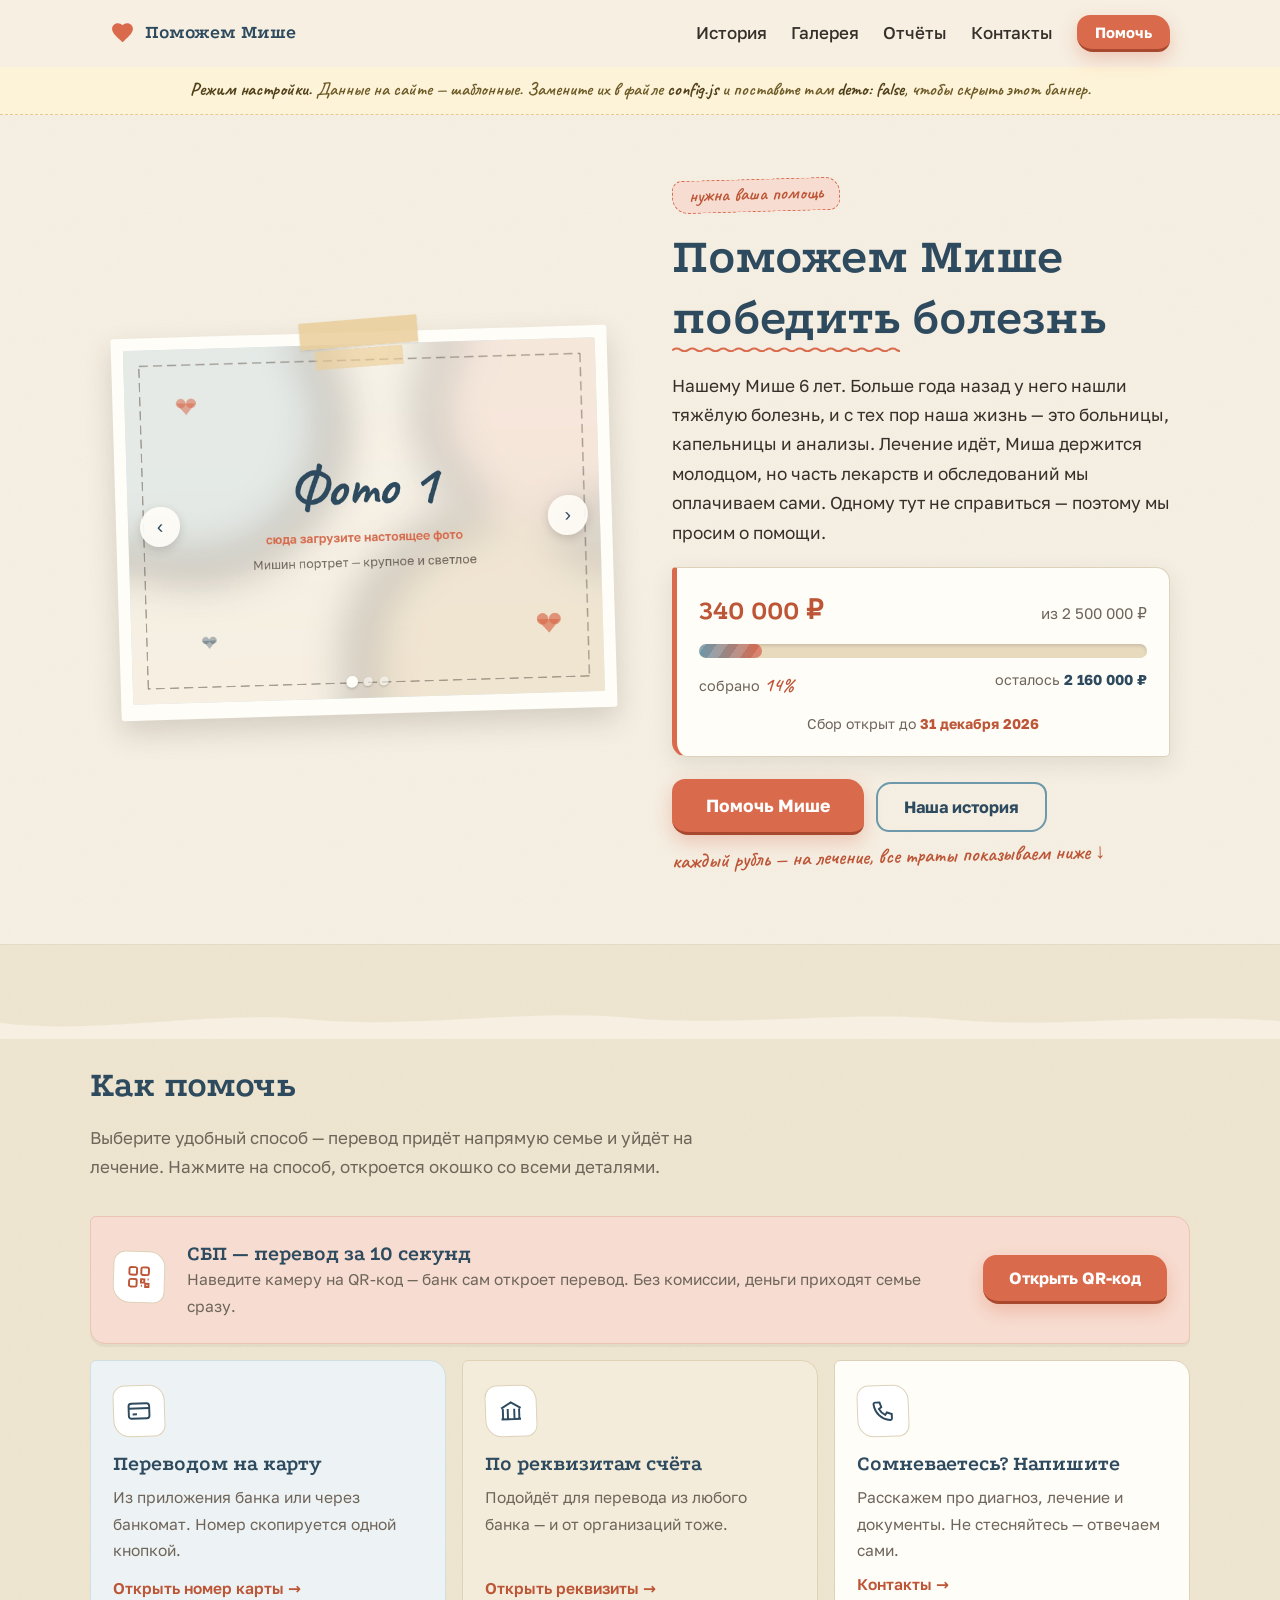
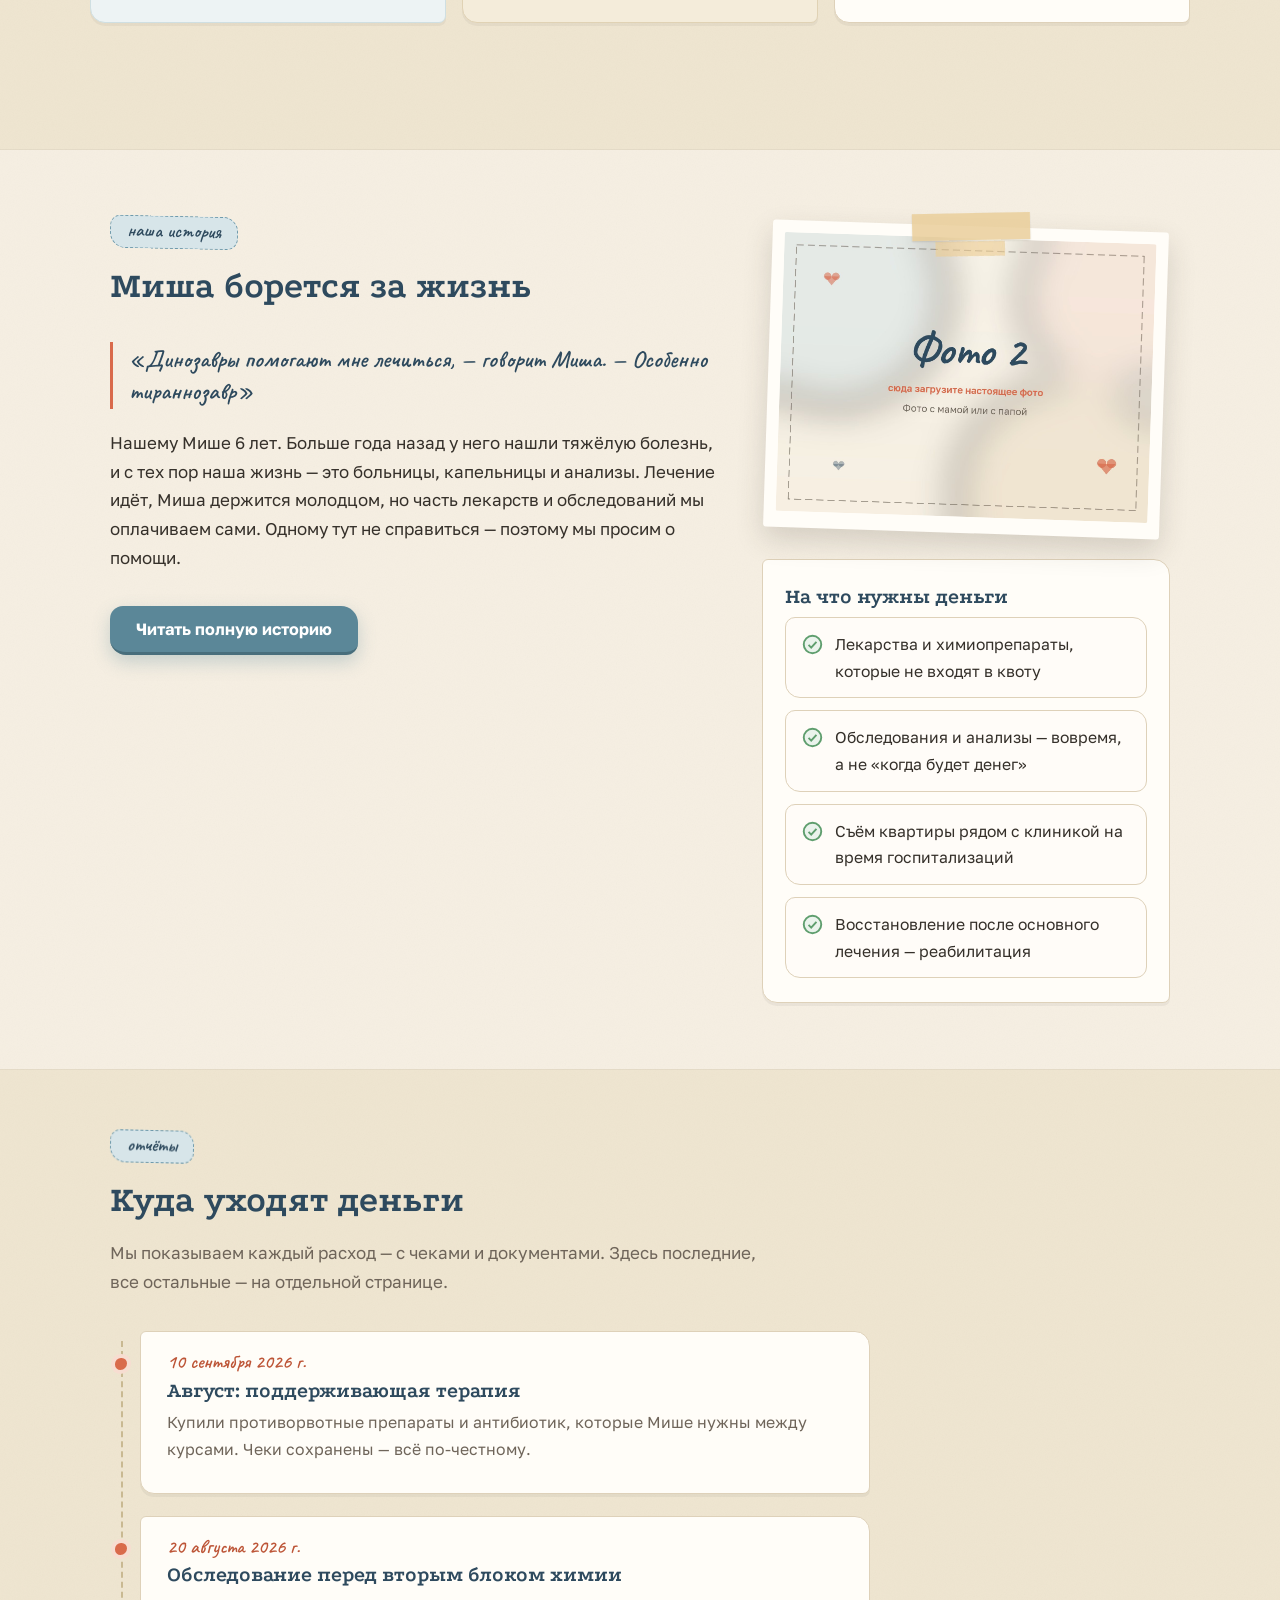
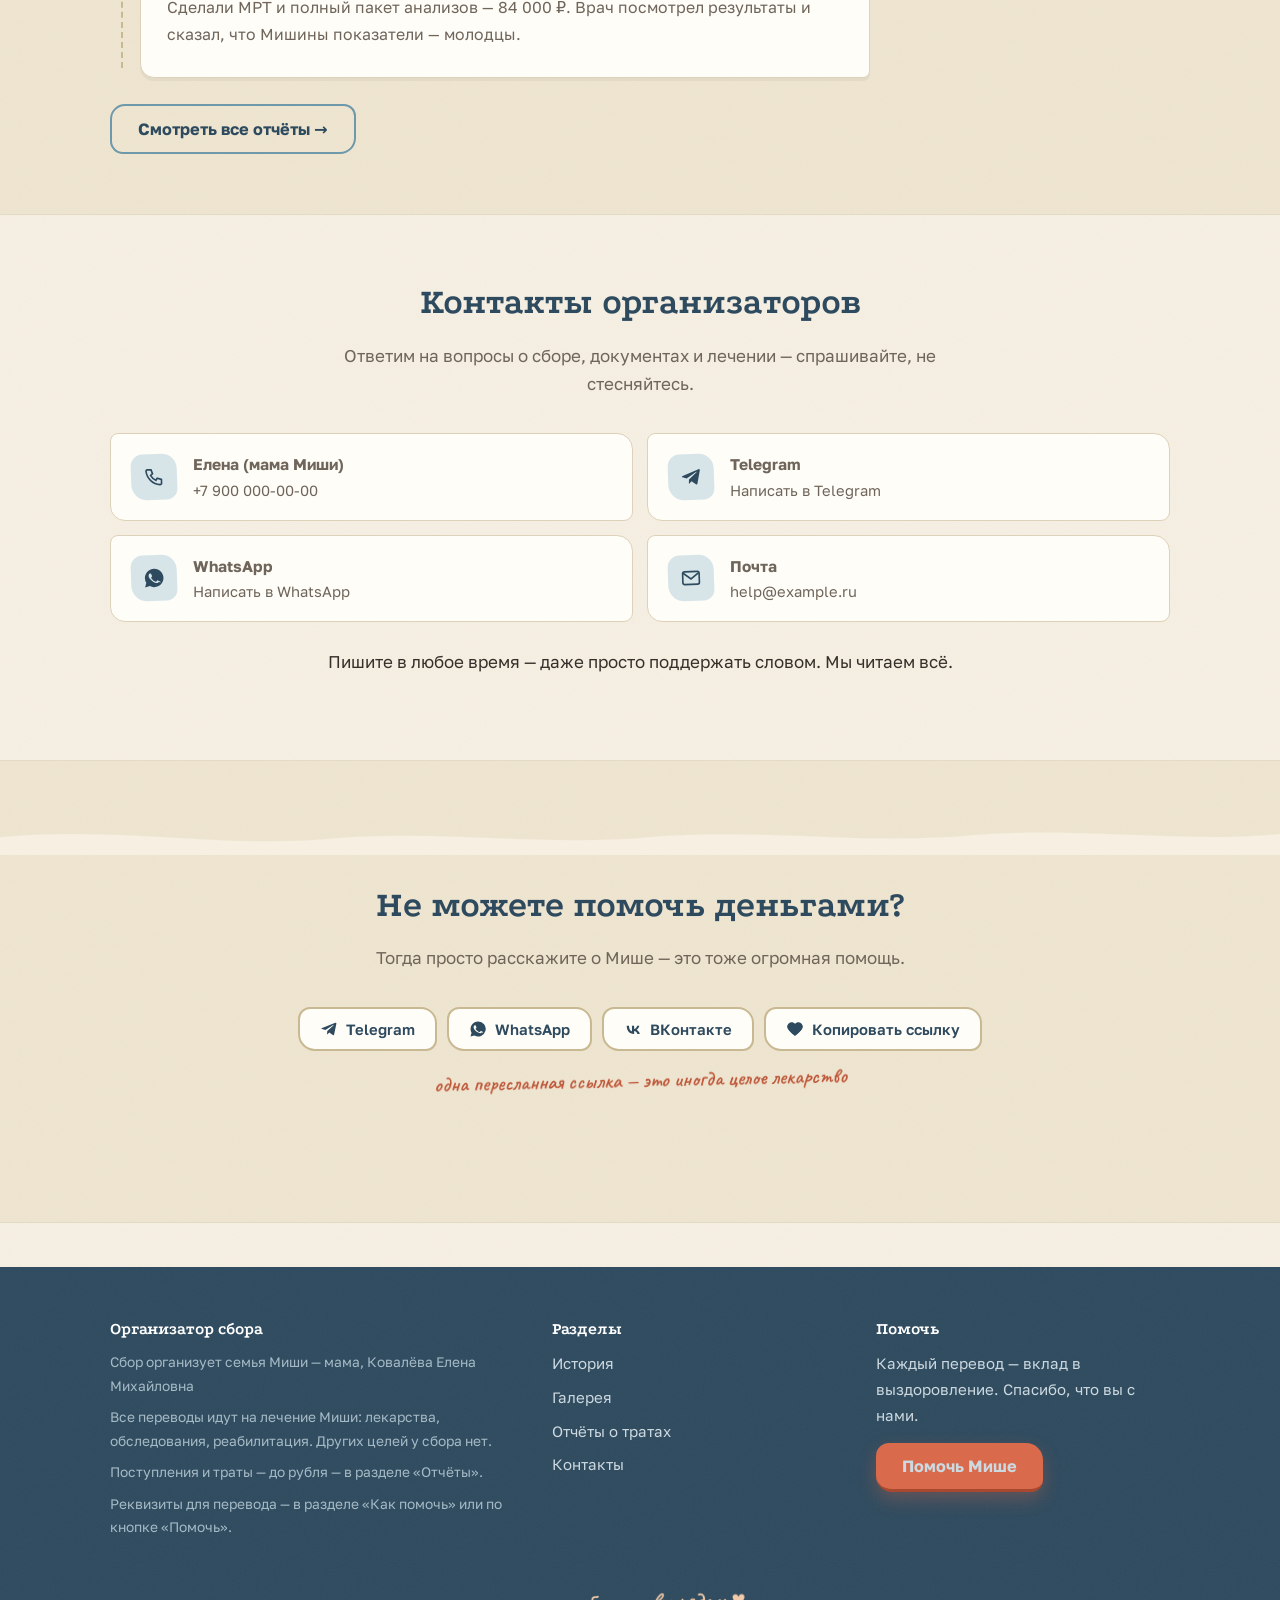
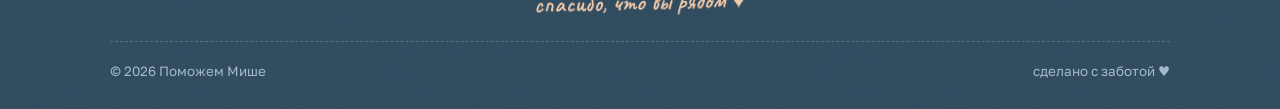
<file: index.html>
<!DOCTYPE html>
<html lang="ru">
<head>
  <meta charset="utf-8">
  <meta name="viewport" content="width=device-width, initial-scale=1">
  <title>Поможем Мише — сбор на лечение ребёнка</title>
  <meta name="description" content="Мише 6 лет, он борется с тяжёлой болезнью. Помогите нам собрать деньги на лечение: СБП, карта, перевод по реквизитам. Отчёты — каждый месяц.">
  <link rel="canonical" href="https://rezuggiden-commits.github.io/help-misha/">
  <meta property="og:type" content="website">
  <meta property="og:site_name" content="Поможем Мише">
  <meta property="og:title" content="Поможем Мише — сбор на лечение">
  <meta property="og:description" content="Миша борется с тяжёлой болезнью. Каждый перевод — шаг к выздоровлению. СБП, карта, перевод по реквизитам.">
  <meta property="og:url" content="https://rezuggiden-commits.github.io/help-misha/">
  <meta property="og:image" content="https://rezuggiden-commits.github.io/help-misha/img/og-cover.jpg">
  <meta property="og:locale" content="ru_RU">
  <meta name="twitter:card" content="summary_large_image">
  <meta name="theme-color" content="#f6efe2">
  <link rel="icon" href="img/favicon.svg" type="image/svg+xml">
  <link rel="icon" href="img/favicon-192.png" type="image/png" sizes="192x192">
  <link rel="apple-touch-icon" href="img/favicon-180.png">
  <link rel="stylesheet" href="css/style.css">
  <script type="application/ld+json">
  {
    "@context": "https://schema.org",
    "@type": "WebSite",
    "name": "Поможем Мише",
    "url": "https://rezuggiden-commits.github.io/help-misha/",
    "description": "Сбор средств на лечение Миши",
    "inLanguage": "ru-RU"
  }
  </script>
</head>
<body>

<header class="site-header">
  <div class="container header-inner">
    <a class="logo" href="index.html">
      <svg class="heart-ico" viewBox="0 0 24 24" fill="currentColor" width="25" height="25" aria-hidden="true"><path d="M12 21.35l-1.45-1.32C5.4 15.36 2 12.28 2 8.5 2 5.42 4.42 3 7.5 3c1.74 0 3.41.81 4.5 2.09C13.09 3.81 14.76 3 16.5 3 19.58 3 22 5.42 22 8.5c0 3.78-3.4 6.86-8.55 11.54L12 21.35z"/></svg>
      <span data-fill="site.title">Поможем Мише</span>
    </a>
    <nav class="nav" aria-label="Основная навигация">
      <a href="story.html">История</a>
      <a href="gallery.html">Галерея</a>
      <a href="reports.html">Отчёты</a>
      <a href="contacts.html">Контакты</a>
      <a class="btn btn-primary btn-sm" href="#donate" data-donate-open>Помочь</a>
    </nav>
    <button class="burger" id="burger" aria-label="Открыть меню" aria-expanded="false"><span></span><span></span><span></span></button>
  </div>
  <nav class="mobile-nav" id="mobile-nav" hidden aria-label="Мобильное меню">
    <a href="story.html">История</a>
    <a href="gallery.html">Галерея</a>
    <a href="reports.html">Отчёты</a>
    <a href="contacts.html">Контакты</a>
    <a class="btn btn-primary" href="#donate" data-donate-open>Помочь Мише</a>
  </nav>
</header>

<main>

  <!-- ГЕРОЙ -->
  <section class="hero">
    <div class="container hero-grid">
      <div class="photo-frame">
        <div class="slider" data-slider aria-label="Фотографии Миши" aria-roledescription="карусель">
          <div class="slider-track" data-slider-track></div>
          <button class="slider-arrow prev" type="button" data-slider-prev aria-label="Предыдущее фото">‹</button>
          <button class="slider-arrow next" type="button" data-slider-next aria-label="Следующее фото">›</button>
          <div class="slider-dots" data-slider-dots></div>
        </div>
      </div>
      <div class="hero-text">
        <span class="chip">нужна ваша помощь</span>
        <h1>Поможем <span data-fill="child.nameDative">Мише</span> <em class="marker">победить</em> болезнь</h1>
        <p class="lead" data-fill="child.shortStory"></p>
        <div class="progress-card">
          <div class="progress-amounts">
            <span class="raised" data-raised>—</span>
            <span class="goal">из <span data-goal>—</span></span>
          </div>
          <div class="progress" role="progressbar" aria-valuemin="0" aria-valuemax="100" aria-valuenow="0">
            <div class="progress-fill" data-progress-bar></div>
          </div>
          <div class="progress-meta">
            <span>собрано <span class="pct" data-percent>0%</span></span>
            <span>осталось <b data-left>—</b></span>
          </div>
          <p class="deadline-note" data-deadline-wrap hidden>Сбор открыт до <b data-deadline></b></p>
        </div>
        <div class="hero-cta">
          <button class="btn btn-primary btn-lg" type="button" data-donate-open>Помочь Мише</button>
          <a class="btn btn-ghost" href="story.html">Наша история</a>
        </div>
        <p class="hand">каждый рубль — на лечение, все траты показываем ниже ↓</p>
      </div>
    </div>
  </section>

  <!-- КАК ПОМОЧЬ -->
  <section class="section-alt" id="how-help">
    <div class="wave" aria-hidden="true">
      <svg viewBox="0 0 1440 42" preserveAspectRatio="none"><path fill="currentColor" d="M0 22 C 110 38 230 6 350 18 C 470 30 590 4 710 16 C 830 28 950 6 1070 18 C 1190 30 1310 8 1440 20 L 1440 42 L 0 42 Z"/></svg>
    </div>
    <div class="container section" style="padding-top:26px;">
      <div class="section-head reveal">
        <h2>Как помочь</h2>
        <p>Выберите удобный способ — перевод придёт напрямую семье и уйдёт на лечение. Нажмите на способ, откроется окошко со всеми деталями.</p>
      </div>
      <div class="help-grid">
        <div class="card card--featured reveal">
          <span class="card-ico">
            <svg viewBox="0 0 24 24" fill="none" stroke="#bd5537" stroke-width="1.8" aria-hidden="true"><rect x="3" y="3" width="7" height="7" rx="1.5"/><rect x="14" y="3" width="7" height="7" rx="1.5"/><rect x="3" y="14" width="7" height="7" rx="1.5"/><path d="M14 14h3v3h-3zM20 14h1M14 20h1M18 18h3v3h-3z"/></svg>
          </span>
          <div class="card-body">
            <h3>СБП — перевод за 10 секунд</h3>
            <p>Наведите камеру на QR-код — банк сам откроет перевод. Без комиссии, деньги приходят семье сразу.</p>
          </div>
          <button class="btn btn-primary" type="button" data-donate-open>Открыть QR-код</button>
        </div>
        <div class="card card--blue reveal">
          <span class="card-ico">
            <svg viewBox="0 0 24 24" fill="none" stroke="#2e4a5e" stroke-width="1.8" aria-hidden="true"><rect x="2.5" y="5" width="19" height="14" rx="2.5"/><path d="M2.5 9.5h19M6 15h4"/></svg>
          </span>
          <h3>Переводом на карту</h3>
          <p>Из приложения банка или через банкомат. Номер скопируется одной кнопкой.</p>
          <button class="card-link" type="button" data-donate-open>Открыть номер карты →</button>
        </div>
        <div class="card card--sand reveal">
          <span class="card-ico">
            <svg viewBox="0 0 24 24" fill="none" stroke="#2e4a5e" stroke-width="1.8" aria-hidden="true"><path d="M3 9.5L12 4l9 5.5M4.5 10v9M9 10v9M15 10v9M19.5 10v9M3 19.5h18"/></svg>
          </span>
          <h3>По реквизитам счёта</h3>
          <p>Подойдёт для перевода из любого банка — и от организаций тоже.</p>
          <button class="card-link" type="button" data-donate-open>Открыть реквизиты →</button>
        </div>
        <div class="card reveal">
          <span class="card-ico">
            <svg viewBox="0 0 24 24" fill="none" stroke="#2e4a5e" stroke-width="1.8" aria-hidden="true"><path d="M5 4h4l1.5 4.5-2.2 1.6a13 13 0 005.6 5.6l1.6-2.2L20 15v4a1.5 1.5 0 01-1.7 1.5C10.4 19.6 4.4 13.6 3.5 5.7A1.5 1.5 0 015 4z"/></svg>
          </span>
          <h3>Сомневаетесь? Напишите</h3>
          <p>Расскажем про диагноз, лечение и документы. Не стесняйтесь — отвечаем сами.</p>
          <a class="card-link" href="contacts.html">Контакты →</a>
        </div>
      </div>
    </div>
  </section>

  <!-- КРАТКАЯ ИСТОРИЯ -->
  <section class="section">
    <div class="container story-layout">
      <div>
        <div class="section-head reveal">
          <span class="chip blue">наша история</span>
          <h2>Миша борется за жизнь</h2>
        </div>
        <p class="quote-hand reveal">«Динозавры помогают мне лечиться, — говорит Миша. — Особенно тираннозавр»</p>
        <div class="story-body reveal">
          <p data-fill="child.shortStory"></p>
        </div>
        <a class="btn btn-secondary mt-2 reveal" href="story.html">Читать полную историю</a>
      </div>
      <div class="story-side">
        <div class="photo-frame photo-frame--r">
          <img class="story-photo" data-photo="1" src="photos/photo-2.jpg" alt="Миша с мамой" loading="lazy" width="700" height="525">
        </div>
        <div class="card reveal mt-3">
          <h3>На что нужны деньги</h3>
          <ul class="check-list" data-whatfor></ul>
        </div>
      </div>
    </div>
  </section>

  <!-- ОТЧЁТЫ -->
  <section class="section-alt">
    <div class="container">
      <div class="section-head reveal">
        <span class="chip blue">отчёты</span>
        <h2>Куда уходят деньги</h2>
        <p>Мы показываем каждый расход — с чеками и документами. Здесь последние, все остальные — на отдельной странице.</p>
      </div>
      <div class="timeline" data-reports data-limit="2"></div>
      <a class="btn btn-ghost mt-3 reveal" href="reports.html">Смотреть все отчёты →</a>
    </div>
  </section>

  <!-- КОНТАКТЫ КРАТКО -->
  <section class="section">
    <div class="container">
      <div class="section-head center reveal">
        <h2>Контакты организаторов</h2>
        <p>Ответим на вопросы о сборе, документах и лечении — спрашивайте, не стесняйтесь.</p>
      </div>
      <div class="contact-grid reveal" data-contacts></div>
    </div>
  </section>

  <!-- ПОДЕЛИТЬСЯ -->
  <section class="section-alt">
    <div class="wave" aria-hidden="true">
      <svg viewBox="0 0 1440 42" preserveAspectRatio="none"><path fill="currentColor" d="M0 20 C 130 6 250 34 370 22 C 490 10 610 32 730 20 C 850 8 970 30 1090 18 C 1210 6 1330 28 1440 16 L 1440 42 L 0 42 Z"/></svg>
    </div>
    <div class="container text-center section" style="padding-top:30px;">
      <div class="section-head center reveal">
        <h2>Не можете помочь деньгами?</h2>
        <p>Тогда просто расскажите о Мише — это тоже огромная помощь.</p>
      </div>
      <div class="share-row reveal" data-share></div>
      <p class="hand mt-2">одна пересланная ссылка — это иногда целое лекарство</p>
    </div>
  </section>

</main>

<footer class="site-footer">
  <div class="container">
    <div class="footer-grid">
      <div class="footer-legal">
        <h4>Организатор сбора</h4>
        <p data-legal-organizer></p>
        <p data-legal-status></p>
        <p data-legal-extra></p>
        <p>Реквизиты для перевода — в разделе «Как помочь» или по кнопке «Помочь».</p>
      </div>
      <div>
        <h4>Разделы</h4>
        <ul class="footer-links">
          <li><a href="story.html">История</a></li>
          <li><a href="gallery.html">Галерея</a></li>
          <li><a href="reports.html">Отчёты о тратах</a></li>
          <li><a href="contacts.html">Контакты</a></li>
        </ul>
      </div>
      <div>
        <h4>Помочь</h4>
        <p>Каждый перевод — вклад в выздоровление. Спасибо, что вы с нами.</p>
        <a class="btn btn-primary" href="#donate" data-donate-open>Помочь Мише</a>
      </div>
    </div>
    <div class="footer-bottom">
      <span>© <span data-year>2026</span> <span data-fill="site.title">Поможем Мише</span></span>
      <span>сделано с заботой ♥</span>
    </div>
  </div>
</footer>

<script src="config.js"></script>
<script src="js/main.js"></script>
</body>
</html>
</file>
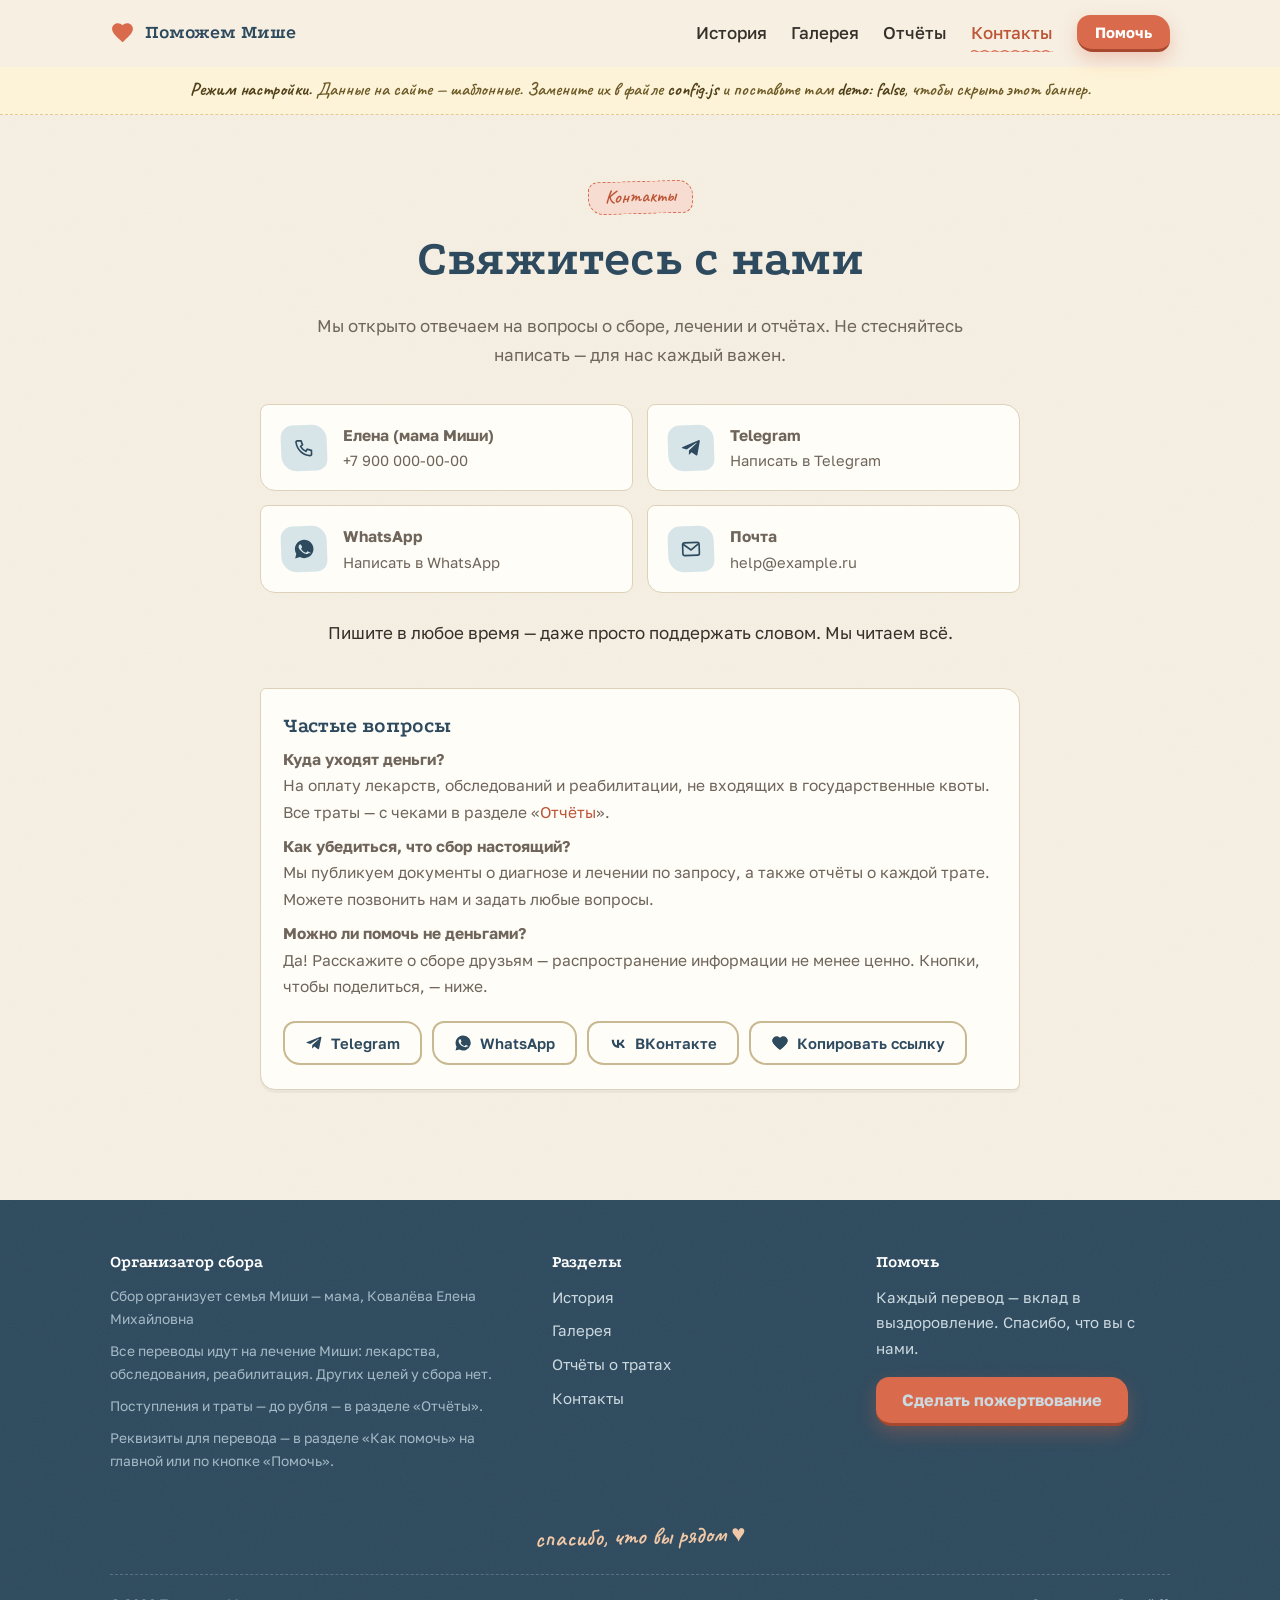
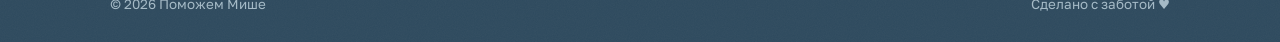
<file: contacts.html>
<!DOCTYPE html>
<html lang="ru">
<head>
  <meta charset="utf-8">
  <meta name="viewport" content="width=device-width, initial-scale=1">
  <title>Контакты — Поможем Мише</title>
  <meta name="description" content="Контакты организаторов сбора на лечение Миши: телефон, Telegram, WhatsApp, почта. Ответим на любые вопросы о сборе.">
  <link rel="canonical" href="https://rezuggiden-commits.github.io/help-misha/contacts.html">
  <meta property="og:type" content="website">
  <meta property="og:title" content="Контакты — Поможем Мише">
  <meta property="og:description" content="Телефон, Telegram, WhatsApp, почта организаторов сбора.">
  <meta property="og:url" content="https://rezuggiden-commits.github.io/help-misha/contacts.html">
  <meta property="og:image" content="https://rezuggiden-commits.github.io/help-misha/img/og-cover.jpg">
  <meta property="og:locale" content="ru_RU">
  <meta name="twitter:card" content="summary_large_image">
  <meta name="theme-color" content="#3d5a80">
  <link rel="icon" href="img/favicon.svg" type="image/svg+xml">
  <link rel="icon" href="img/favicon-192.png" type="image/png" sizes="192x192">
  <link rel="apple-touch-icon" href="img/favicon-180.png">
  <link rel="stylesheet" href="css/style.css">
</head>
<body>

<header class="site-header">
  <div class="container header-inner">
    <a class="logo" href="index.html">
      <svg class="heart-ico" viewBox="0 0 24 24" fill="currentColor" width="26" height="26" aria-hidden="true"><path d="M12 21.35l-1.45-1.32C5.4 15.36 2 12.28 2 8.5 2 5.42 4.42 3 7.5 3c1.74 0 3.41.81 4.5 2.09C13.09 3.81 14.76 3 16.5 3 19.58 3 22 5.42 22 8.5c0 3.78-3.4 6.86-8.55 11.54L12 21.35z"/></svg>
      <span data-fill="site.title">Поможем Мише</span>
    </a>
    <nav class="nav" aria-label="Основная навигация">
      <a href="story.html">История</a>
      <a href="gallery.html">Галерея</a>
      <a href="reports.html">Отчёты</a>
      <a class="active" href="contacts.html">Контакты</a>
      <a class="btn btn-primary btn-sm" href="#donate" data-donate-open>Помочь</a>
    </nav>
    <button class="burger" id="burger" aria-label="Открыть меню" aria-expanded="false"><span></span><span></span><span></span></button>
  </div>
  <nav class="mobile-nav" id="mobile-nav" hidden aria-label="Мобильное меню">
    <a href="story.html">История</a>
    <a href="gallery.html">Галерея</a>
    <a href="reports.html">Отчёты</a>
    <a href="contacts.html">Контакты</a>
    <a class="btn btn-primary" href="#donate" data-donate-open>Сделать пожертвование</a>
  </nav>
</header>

<main>
  <section class="section">
    <div class="container">
      <div class="section-head center">
        <span class="chip">Контакты</span>
        <h1>Свяжитесь с нами</h1>
        <p>Мы открыто отвечаем на вопросы о сборе, лечении и отчётах. Не стесняйтесь написать — для нас каждый важен.</p>
      </div>
      <div class="contact-grid" data-contacts style="max-width:760px;margin:0 auto;"></div>

      <div class="mt-4">
        <div class="card reveal" style="max-width:760px;margin:0 auto;">
          <h3>Частые вопросы</h3>
          <p><b>Куда уходят деньги?</b><br>
          На оплату лекарств, обследований и реабилитации, не входящих в государственные квоты. Все траты — с чеками в разделе «<a href="reports.html">Отчёты</a>».</p>
          <p><b>Как убедиться, что сбор настоящий?</b><br>
          Мы публикуем документы о диагнозе и лечении по запросу, а также отчёты о каждой трате. Можете позвонить нам и задать любые вопросы.</p>
          <p><b>Можно ли помочь не деньгами?</b><br>
          Да! Расскажите о сборе друзьям — распространение информации не менее ценно. Кнопки, чтобы поделиться, — ниже.</p>
          <div class="share-row" data-share style="justify-content:flex-start;margin-top:14px;"></div>
        </div>
      </div>
    </div>
  </section>
</main>

<footer class="site-footer">
  <div class="container">
    <div class="footer-grid">
      <div class="footer-legal">
        <h4>Организатор сбора</h4>
        <p data-legal-organizer></p>
        <p data-legal-status></p>
        <p data-legal-extra></p>
        <p>Реквизиты для перевода — в разделе «Как помочь» на главной или по кнопке «Помочь».</p>
      </div>
      <div>
        <h4>Разделы</h4>
        <ul class="footer-links">
          <li><a href="story.html">История</a></li>
          <li><a href="gallery.html">Галерея</a></li>
          <li><a href="reports.html">Отчёты о тратах</a></li>
          <li><a href="contacts.html">Контакты</a></li>
        </ul>
      </div>
      <div>
        <h4>Помочь</h4>
        <p>Каждый перевод — вклад в выздоровление. Спасибо, что вы с нами.</p>
        <a class="btn btn-primary" href="#donate" data-donate-open>Сделать пожертвование</a>
      </div>
    </div>
    <div class="footer-bottom">
      <span>© <span data-year>2026</span> <span data-fill="site.title">Поможем Мише</span></span>
      <span>Сделано с заботой ♥</span>
    </div>
  </div>
</footer>

<script src="config.js"></script>
<script src="js/main.js"></script>
</body>
</html>
</file>
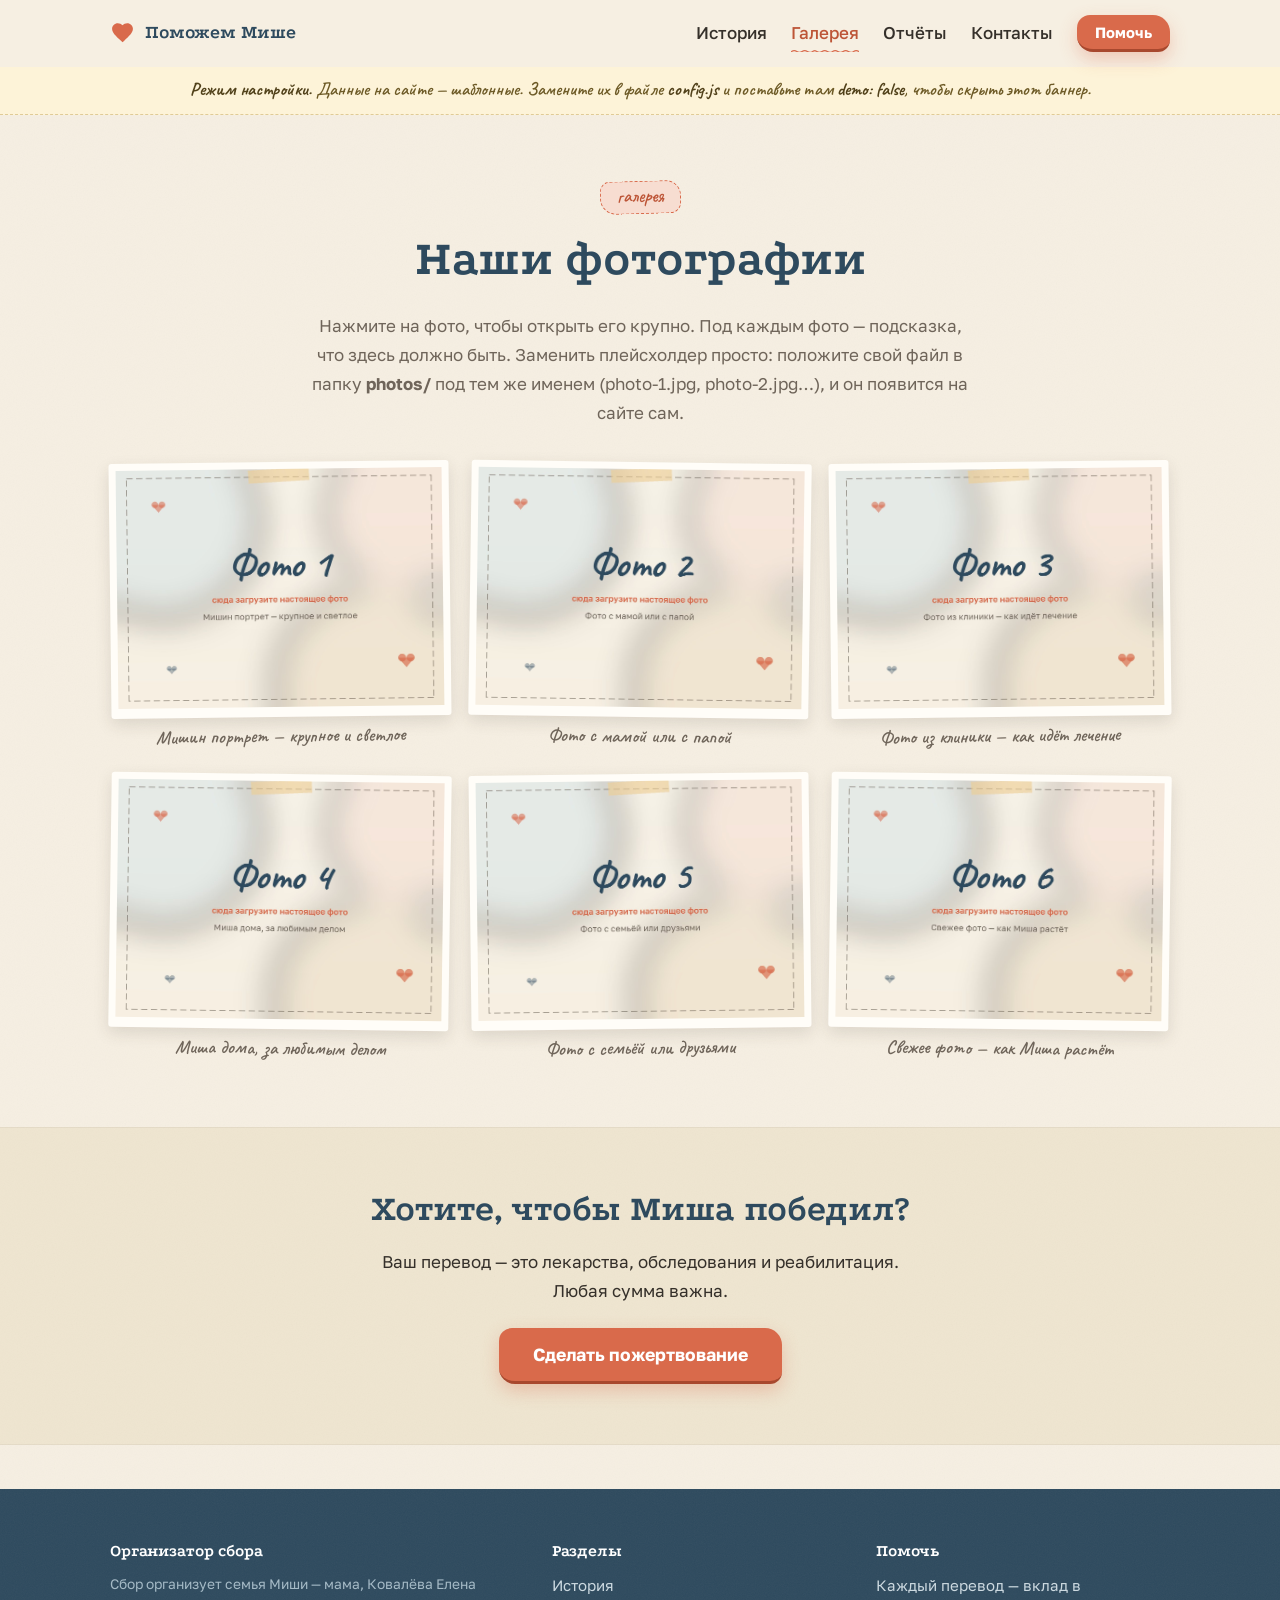
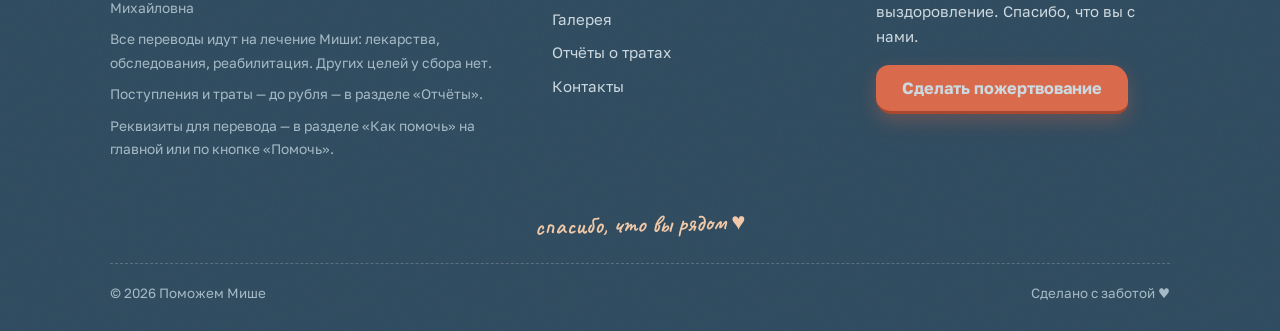
<file: gallery.html>
<!DOCTYPE html>
<html lang="ru">
<head>
  <meta charset="utf-8">
  <meta name="viewport" content="width=device-width, initial-scale=1">
  <title>Фотогалерея — Поможем Мише</title>
  <meta name="description" content="Фотографии Миши: обычные тёплые моменты жизни мальчика, который борется с болезнью.">
  <link rel="canonical" href="https://rezuggiden-commits.github.io/help-misha/gallery.html">
  <meta property="og:type" content="website">
  <meta property="og:title" content="Фотогалерея — Поможем Мише">
  <meta property="og:description" content="Фотографии Миши — тёплые моменты жизни.">
  <meta property="og:url" content="https://rezuggiden-commits.github.io/help-misha/gallery.html">
  <meta property="og:image" content="https://rezuggiden-commits.github.io/help-misha/img/og-cover.jpg">
  <meta property="og:locale" content="ru_RU">
  <meta name="twitter:card" content="summary_large_image">
  <meta name="theme-color" content="#3d5a80">
  <link rel="icon" href="img/favicon.svg" type="image/svg+xml">
  <link rel="icon" href="img/favicon-192.png" type="image/png" sizes="192x192">
  <link rel="apple-touch-icon" href="img/favicon-180.png">
  <link rel="stylesheet" href="css/style.css">
</head>
<body>

<header class="site-header">
  <div class="container header-inner">
    <a class="logo" href="index.html">
      <svg class="heart-ico" viewBox="0 0 24 24" fill="currentColor" width="26" height="26" aria-hidden="true"><path d="M12 21.35l-1.45-1.32C5.4 15.36 2 12.28 2 8.5 2 5.42 4.42 3 7.5 3c1.74 0 3.41.81 4.5 2.09C13.09 3.81 14.76 3 16.5 3 19.58 3 22 5.42 22 8.5c0 3.78-3.4 6.86-8.55 11.54L12 21.35z"/></svg>
      <span data-fill="site.title">Поможем Мише</span>
    </a>
    <nav class="nav" aria-label="Основная навигация">
      <a href="story.html">История</a>
      <a class="active" href="gallery.html">Галерея</a>
      <a href="reports.html">Отчёты</a>
      <a href="contacts.html">Контакты</a>
      <a class="btn btn-primary btn-sm" href="#donate" data-donate-open>Помочь</a>
    </nav>
    <button class="burger" id="burger" aria-label="Открыть меню" aria-expanded="false"><span></span><span></span><span></span></button>
  </div>
  <nav class="mobile-nav" id="mobile-nav" hidden aria-label="Мобильное меню">
    <a href="story.html">История</a>
    <a href="gallery.html">Галерея</a>
    <a href="reports.html">Отчёты</a>
    <a href="contacts.html">Контакты</a>
    <a class="btn btn-primary" href="#donate" data-donate-open>Сделать пожертвование</a>
  </nav>
</header>

<main>
  <section class="section">
    <div class="container">
      <div class="section-head center">
        <span class="chip">галерея</span>
        <h1>Наши фотографии</h1>
        <p>Нажмите на фото, чтобы открыть его крупно. Под каждым фото — подсказка, что здесь должно быть. Заменить плейсхолдер просто: положите свой файл в папку <b>photos/</b> под тем же именем (photo-1.jpg, photo-2.jpg…), и он появится на сайте сам.</p>
      </div>
      <div class="gallery-grid" data-gallery></div>
    </div>
  </section>

  <section class="section section-alt text-center">
    <div class="container">
      <h2>Хотите, чтобы Миша победил?</h2>
      <p style="color:var(--muted);max-width:560px;margin:0 auto 22px;">Ваш перевод — это лекарства, обследования и реабилитация. Любая сумма важна.</p>
      <button class="btn btn-primary btn-lg" type="button" data-donate-open>Сделать пожертвование</button>
    </div>
  </section>
</main>

<footer class="site-footer">
  <div class="container">
    <div class="footer-grid">
      <div class="footer-legal">
        <h4>Организатор сбора</h4>
        <p data-legal-organizer></p>
        <p data-legal-status></p>
        <p data-legal-extra></p>
        <p>Реквизиты для перевода — в разделе «Как помочь» на главной или по кнопке «Помочь».</p>
      </div>
      <div>
        <h4>Разделы</h4>
        <ul class="footer-links">
          <li><a href="story.html">История</a></li>
          <li><a href="gallery.html">Галерея</a></li>
          <li><a href="reports.html">Отчёты о тратах</a></li>
          <li><a href="contacts.html">Контакты</a></li>
        </ul>
      </div>
      <div>
        <h4>Помочь</h4>
        <p>Каждый перевод — вклад в выздоровление. Спасибо, что вы с нами.</p>
        <a class="btn btn-primary" href="#donate" data-donate-open>Сделать пожертвование</a>
      </div>
    </div>
    <div class="footer-bottom">
      <span>© <span data-year>2026</span> <span data-fill="site.title">Поможем Мише</span></span>
      <span>Сделано с заботой ♥</span>
    </div>
  </div>
</footer>

<script src="config.js"></script>
<script src="js/main.js"></script>
</body>
</html>
</file>
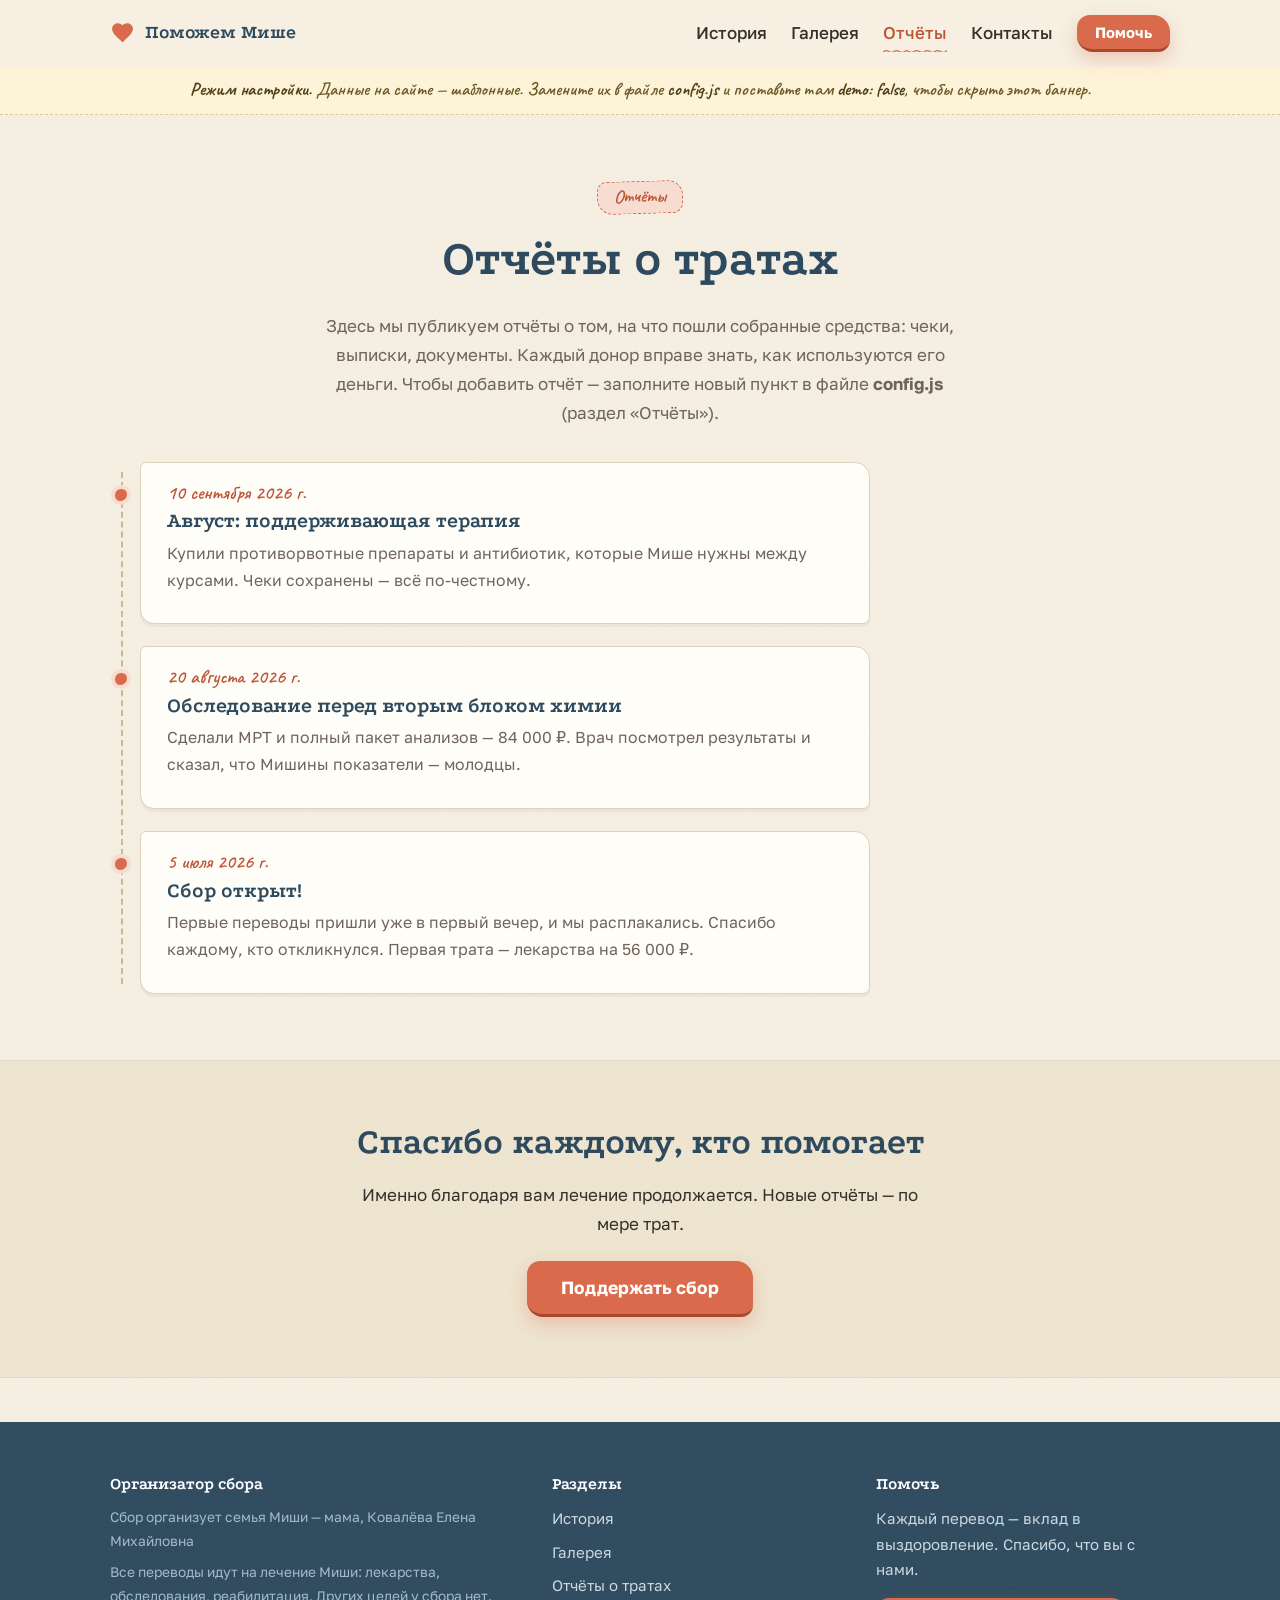
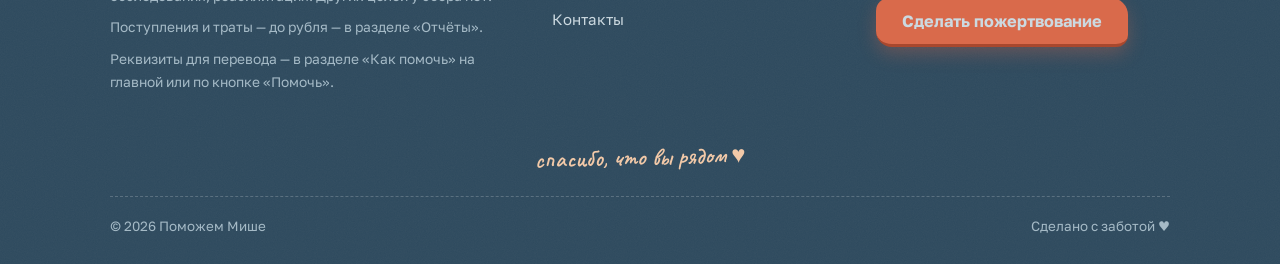
<file: reports.html>
<!DOCTYPE html>
<html lang="ru">
<head>
  <meta charset="utf-8">
  <meta name="viewport" content="width=device-width, initial-scale=1">
  <title>Отчёты о тратах — Поможем Мише</title>
  <meta name="description" content="Публичные отчёты о поступлениях и тратах на лечение Миши — с чеками и документами. Прозрачность сбора.">
  <link rel="canonical" href="https://rezuggiden-commits.github.io/help-misha/reports.html">
  <meta property="og:type" content="website">
  <meta property="og:title" content="Отчёты о тратах — Поможем Мише">
  <meta property="og:description" content="Публичные отчёты о поступлениях и тратах — с чеками и документами.">
  <meta property="og:url" content="https://rezuggiden-commits.github.io/help-misha/reports.html">
  <meta property="og:image" content="https://rezuggiden-commits.github.io/help-misha/img/og-cover.jpg">
  <meta property="og:locale" content="ru_RU">
  <meta name="twitter:card" content="summary_large_image">
  <meta name="theme-color" content="#3d5a80">
  <link rel="icon" href="img/favicon.svg" type="image/svg+xml">
  <link rel="icon" href="img/favicon-192.png" type="image/png" sizes="192x192">
  <link rel="apple-touch-icon" href="img/favicon-180.png">
  <link rel="stylesheet" href="css/style.css">
</head>
<body>

<header class="site-header">
  <div class="container header-inner">
    <a class="logo" href="index.html">
      <svg class="heart-ico" viewBox="0 0 24 24" fill="currentColor" width="26" height="26" aria-hidden="true"><path d="M12 21.35l-1.45-1.32C5.4 15.36 2 12.28 2 8.5 2 5.42 4.42 3 7.5 3c1.74 0 3.41.81 4.5 2.09C13.09 3.81 14.76 3 16.5 3 19.58 3 22 5.42 22 8.5c0 3.78-3.4 6.86-8.55 11.54L12 21.35z"/></svg>
      <span data-fill="site.title">Поможем Мише</span>
    </a>
    <nav class="nav" aria-label="Основная навигация">
      <a href="story.html">История</a>
      <a href="gallery.html">Галерея</a>
      <a class="active" href="reports.html">Отчёты</a>
      <a href="contacts.html">Контакты</a>
      <a class="btn btn-primary btn-sm" href="#donate" data-donate-open>Помочь</a>
    </nav>
    <button class="burger" id="burger" aria-label="Открыть меню" aria-expanded="false"><span></span><span></span><span></span></button>
  </div>
  <nav class="mobile-nav" id="mobile-nav" hidden aria-label="Мобильное меню">
    <a href="story.html">История</a>
    <a href="gallery.html">Галерея</a>
    <a href="reports.html">Отчёты</a>
    <a href="contacts.html">Контакты</a>
    <a class="btn btn-primary" href="#donate" data-donate-open>Сделать пожертвование</a>
  </nav>
</header>

<main>
  <section class="section">
    <div class="container">
      <div class="section-head center">
        <span class="chip">Отчёты</span>
        <h1>Отчёты о тратах</h1>
        <p>Здесь мы публикуем отчёты о том, на что пошли собранные средства: чеки, выписки, документы. Каждый донор вправе знать, как используются его деньги. Чтобы добавить отчёт — заполните новый пункт в файле <b>config.js</b> (раздел «Отчёты»).</p>
      </div>
      <div class="timeline" data-reports></div>
    </div>
  </section>

  <section class="section section-alt text-center">
    <div class="container">
      <h2>Спасибо каждому, кто помогает</h2>
      <p style="color:var(--muted);max-width:560px;margin:0 auto 22px;">Именно благодаря вам лечение продолжается. Новые отчёты — по мере трат.</p>
      <button class="btn btn-primary btn-lg" type="button" data-donate-open>Поддержать сбор</button>
    </div>
  </section>
</main>

<footer class="site-footer">
  <div class="container">
    <div class="footer-grid">
      <div class="footer-legal">
        <h4>Организатор сбора</h4>
        <p data-legal-organizer></p>
        <p data-legal-status></p>
        <p data-legal-extra></p>
        <p>Реквизиты для перевода — в разделе «Как помочь» на главной или по кнопке «Помочь».</p>
      </div>
      <div>
        <h4>Разделы</h4>
        <ul class="footer-links">
          <li><a href="story.html">История</a></li>
          <li><a href="gallery.html">Галерея</a></li>
          <li><a href="reports.html">Отчёты о тратах</a></li>
          <li><a href="contacts.html">Контакты</a></li>
        </ul>
      </div>
      <div>
        <h4>Помочь</h4>
        <p>Каждый перевод — вклад в выздоровление. Спасибо, что вы с нами.</p>
        <a class="btn btn-primary" href="#donate" data-donate-open>Сделать пожертвование</a>
      </div>
    </div>
    <div class="footer-bottom">
      <span>© <span data-year>2026</span> <span data-fill="site.title">Поможем Мише</span></span>
      <span>Сделано с заботой ♥</span>
    </div>
  </div>
</footer>

<script src="config.js"></script>
<script src="js/main.js"></script>
</body>
</html>
</file>
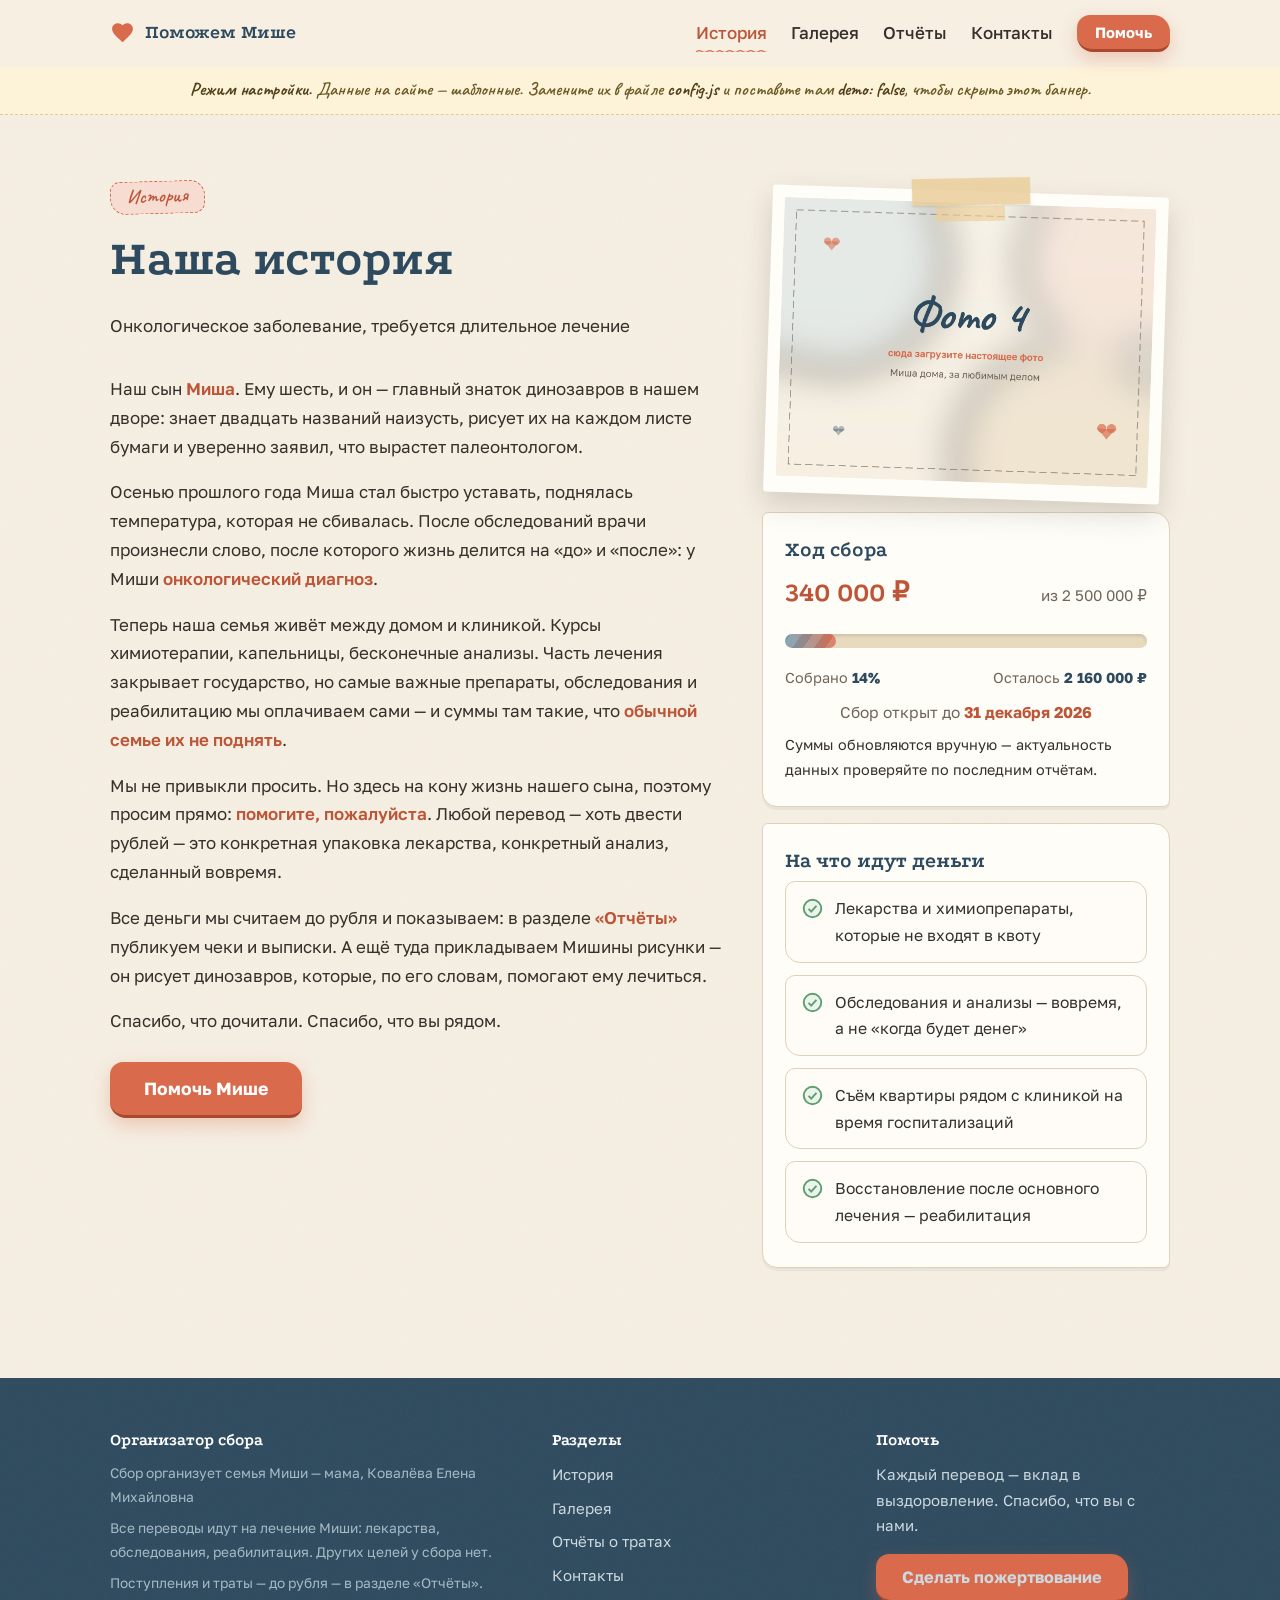
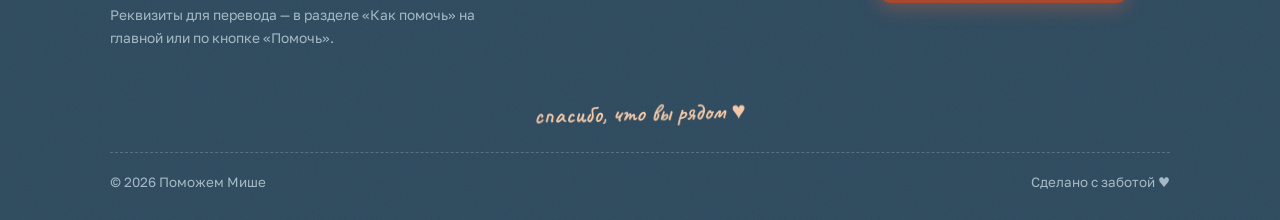
<file: story.html>
<!DOCTYPE html>
<html lang="ru">
<head>
  <meta charset="utf-8">
  <meta name="viewport" content="width=device-width, initial-scale=1">
  <title>История Миши — Поможем Мише</title>
  <meta name="description" content="Подробная история борьбы Миши с болезнью: диагноз, лечение, почему семье нужна помощь и как каждый перевод помогает.">
  <link rel="canonical" href="https://rezuggiden-commits.github.io/help-misha/story.html">
  <meta property="og:type" content="article">
  <meta property="og:title" content="История Миши">
  <meta property="og:description" content="Подробная история борьбы Миши с болезнью и почему так важна поддержка.">
  <meta property="og:url" content="https://rezuggiden-commits.github.io/help-misha/story.html">
  <meta property="og:image" content="https://rezuggiden-commits.github.io/help-misha/img/og-cover.jpg">
  <meta property="og:locale" content="ru_RU">
  <meta name="twitter:card" content="summary_large_image">
  <meta name="theme-color" content="#3d5a80">
  <link rel="icon" href="img/favicon.svg" type="image/svg+xml">
  <link rel="icon" href="img/favicon-192.png" type="image/png" sizes="192x192">
  <link rel="apple-touch-icon" href="img/favicon-180.png">
  <link rel="stylesheet" href="css/style.css">
</head>
<body>

<header class="site-header">
  <div class="container header-inner">
    <a class="logo" href="index.html">
      <svg class="heart-ico" viewBox="0 0 24 24" fill="currentColor" width="26" height="26" aria-hidden="true"><path d="M12 21.35l-1.45-1.32C5.4 15.36 2 12.28 2 8.5 2 5.42 4.42 3 7.5 3c1.74 0 3.41.81 4.5 2.09C13.09 3.81 14.76 3 16.5 3 19.58 3 22 5.42 22 8.5c0 3.78-3.4 6.86-8.55 11.54L12 21.35z"/></svg>
      <span data-fill="site.title">Поможем Мише</span>
    </a>
    <nav class="nav" aria-label="Основная навигация">
      <a class="active" href="story.html">История</a>
      <a href="gallery.html">Галерея</a>
      <a href="reports.html">Отчёты</a>
      <a href="contacts.html">Контакты</a>
      <a class="btn btn-primary btn-sm" href="#donate" data-donate-open>Помочь</a>
    </nav>
    <button class="burger" id="burger" aria-label="Открыть меню" aria-expanded="false"><span></span><span></span><span></span></button>
  </div>
  <nav class="mobile-nav" id="mobile-nav" hidden aria-label="Мобильное меню">
    <a href="story.html">История</a>
    <a href="gallery.html">Галерея</a>
    <a href="reports.html">Отчёты</a>
    <a href="contacts.html">Контакты</a>
    <a class="btn btn-primary" href="#donate" data-donate-open>Сделать пожертвование</a>
  </nav>
</header>

<main>
  <section class="section">
    <div class="container story-layout">
      <div>
        <div class="section-head">
          <span class="chip">История</span>
          <h1>Наша история</h1>
          <p data-fill="child.diagnosis" style="color:var(--muted);"></p>
        </div>
        <div class="story-body" data-story></div>
        <div class="mt-3">
          <button class="btn btn-primary btn-lg" type="button" data-donate-open>Помочь Мише</button>
        </div>
      </div>
      <aside class="story-side">
        <div class="photo-frame photo-frame--r">
          <img class="story-photo" data-photo="3" src="photos/photo-4.jpg" alt="Миша дома" loading="lazy" width="700" height="525">
        </div>
        <div class="card">
          <h3>Ход сбора</h3>
          <div class="progress-amounts">
            <span class="raised" data-raised>—</span>
            <span class="goal">из <span data-goal>—</span></span>
          </div>
          <div class="progress" role="progressbar" aria-valuemin="0" aria-valuemax="100" aria-valuenow="0">
            <div class="progress-fill" data-progress-bar></div>
          </div>
          <div class="progress-meta">
            <span>Собрано <b data-percent>0%</b></span>
            <span>Осталось <b data-left>—</b></span>
          </div>
          <p class="deadline-note" data-deadline-wrap hidden>Сбор открыт до <b data-deadline></b></p>
          <p class="mt-2" style="font-size:.9rem;color:var(--muted);">Суммы обновляются вручную — актуальность данных проверяйте по последним отчётам.</p>
        </div>
        <div class="card mt-2">
          <h3>На что идут деньги</h3>
          <ul class="check-list" data-whatfor></ul>
        </div>
      </aside>
    </div>
  </section>
</main>

<footer class="site-footer">
  <div class="container">
    <div class="footer-grid">
      <div class="footer-legal">
        <h4>Организатор сбора</h4>
        <p data-legal-organizer></p>
        <p data-legal-status></p>
        <p data-legal-extra></p>
        <p>Реквизиты для перевода — в разделе «Как помочь» на главной или по кнопке «Помочь».</p>
      </div>
      <div>
        <h4>Разделы</h4>
        <ul class="footer-links">
          <li><a href="story.html">История</a></li>
          <li><a href="gallery.html">Галерея</a></li>
          <li><a href="reports.html">Отчёты о тратах</a></li>
          <li><a href="contacts.html">Контакты</a></li>
        </ul>
      </div>
      <div>
        <h4>Помочь</h4>
        <p>Каждый перевод — вклад в выздоровление. Спасибо, что вы с нами.</p>
        <a class="btn btn-primary" href="#donate" data-donate-open>Сделать пожертвование</a>
      </div>
    </div>
    <div class="footer-bottom">
      <span>© <span data-year>2026</span> <span data-fill="site.title">Поможем Мише</span></span>
      <span>Сделано с заботой ♥</span>
    </div>
  </div>
</footer>

<script src="config.js"></script>
<script src="js/main.js"></script>
</body>
</html>
</file>
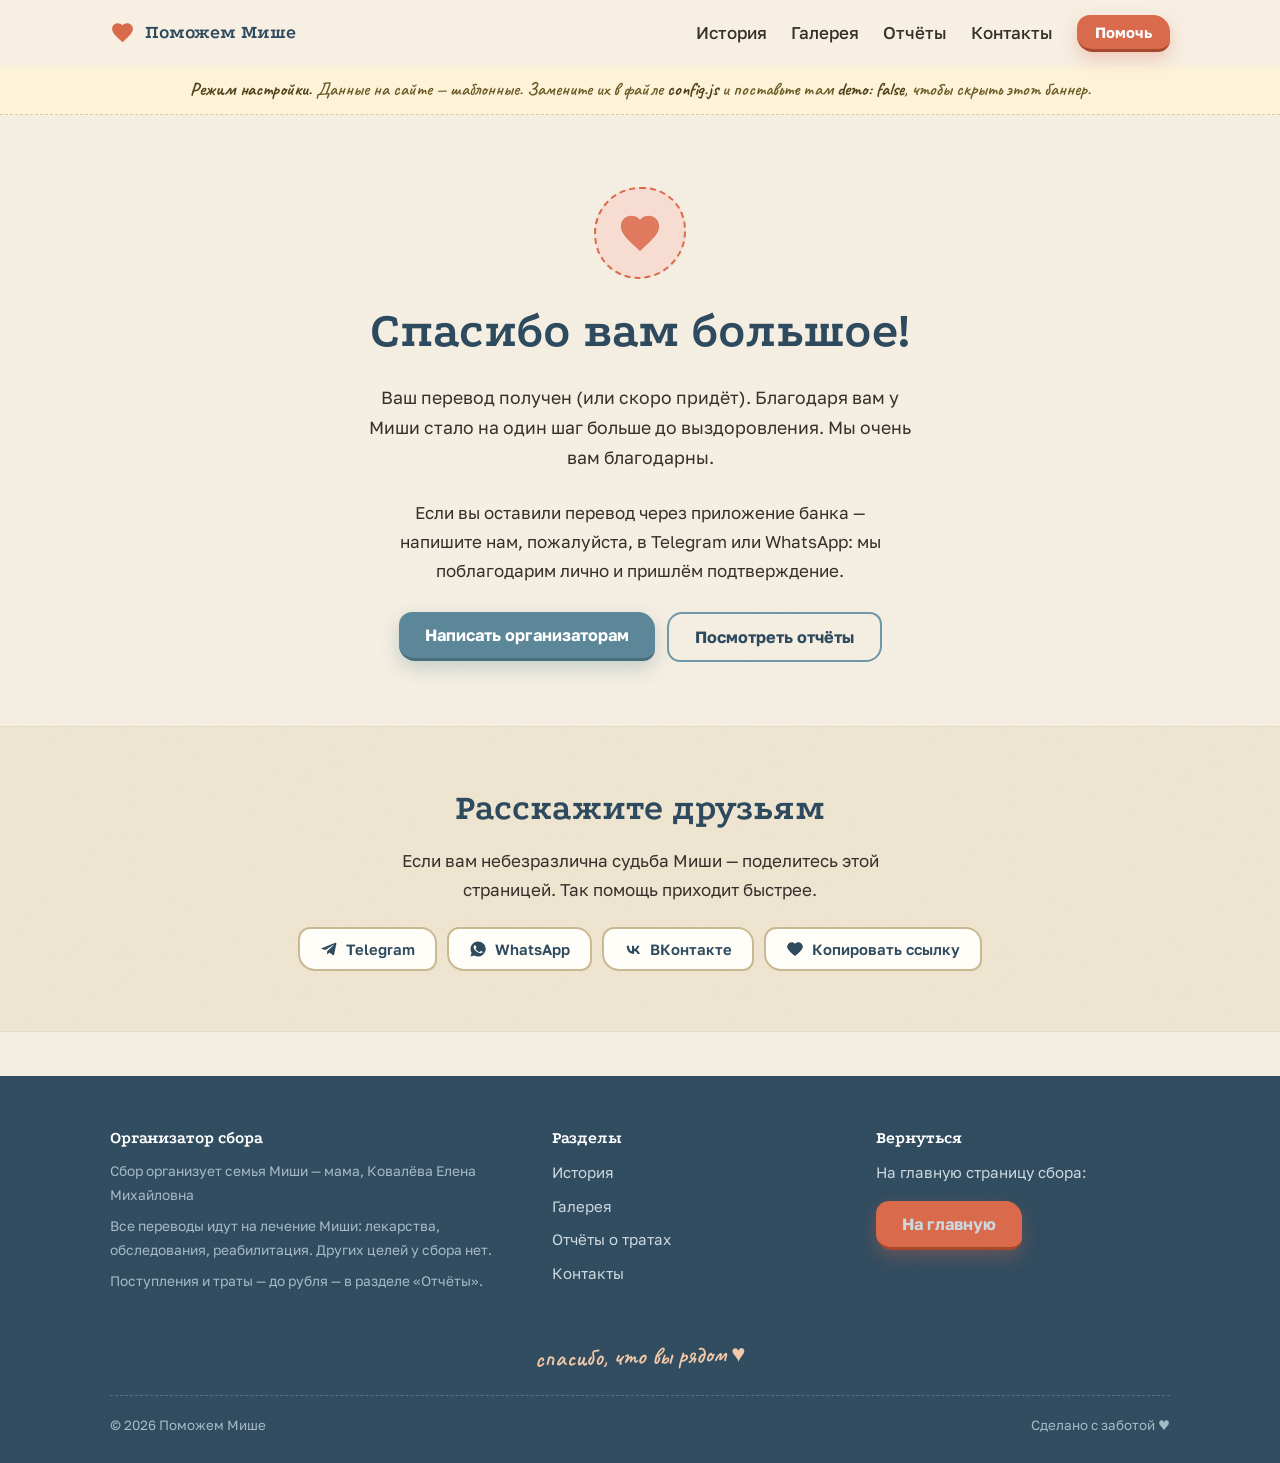
<file: thanks.html>
<!DOCTYPE html>
<html lang="ru">
<head>
  <meta charset="utf-8">
  <meta name="viewport" content="width=device-width, initial-scale=1">
  <title>Спасибо за помощь! — Поможем Мише</title>
  <meta name="description" content="Спасибо за ваш перевод на лечение Миши. Ваша помощь очень важна для семьи.">
  <meta name="robots" content="noindex">
  <meta name="theme-color" content="#3d5a80">
  <link rel="icon" href="img/favicon.svg" type="image/svg+xml">
  <link rel="icon" href="img/favicon-192.png" type="image/png" sizes="192x192">
  <link rel="apple-touch-icon" href="img/favicon-180.png">
  <link rel="stylesheet" href="css/style.css">
</head>
<body>

<header class="site-header">
  <div class="container header-inner">
    <a class="logo" href="index.html">
      <svg class="heart-ico" viewBox="0 0 24 24" fill="currentColor" width="26" height="26" aria-hidden="true"><path d="M12 21.35l-1.45-1.32C5.4 15.36 2 12.28 2 8.5 2 5.42 4.42 3 7.5 3c1.74 0 3.41.81 4.5 2.09C13.09 3.81 14.76 3 16.5 3 19.58 3 22 5.42 22 8.5c0 3.78-3.4 6.86-8.55 11.54L12 21.35z"/></svg>
      <span data-fill="site.title">Поможем Мише</span>
    </a>
    <nav class="nav" aria-label="Основная навигация">
      <a href="story.html">История</a>
      <a href="gallery.html">Галерея</a>
      <a href="reports.html">Отчёты</a>
      <a href="contacts.html">Контакты</a>
      <a class="btn btn-primary btn-sm" href="#donate" data-donate-open>Помочь</a>
    </nav>
    <button class="burger" id="burger" aria-label="Открыть меню" aria-expanded="false"><span></span><span></span><span></span></button>
  </div>
  <nav class="mobile-nav" id="mobile-nav" hidden aria-label="Мобильное меню">
    <a href="story.html">История</a>
    <a href="gallery.html">Галерея</a>
    <a href="reports.html">Отчёты</a>
    <a href="contacts.html">Контакты</a>
    <a class="btn btn-primary" href="#donate" data-donate-open>Сделать пожертвование</a>
  </nav>
</header>

<main>
  <section class="thanks-hero">
    <div class="container">
      <div class="thanks-ico">
        <svg viewBox="0 0 24 24" fill="#e07a5f" aria-hidden="true"><path d="M12 21.35l-1.45-1.32C5.4 15.36 2 12.28 2 8.5 2 5.42 4.42 3 7.5 3c1.74 0 3.41.81 4.5 2.09C13.09 3.81 14.76 3 16.5 3 19.58 3 22 5.42 22 8.5c0 3.78-3.4 6.86-8.55 11.54L12 21.35z"/></svg>
      </div>
      <h1>Спасибо вам большое!</h1>
      <p class="lead">Ваш перевод получен (или скоро придёт). Благодаря вам у <span data-fill="child.nameGenitive">Миши</span> стало на один шаг больше до выздоровления. Мы очень вам благодарны.</p>
      <p style="color:var(--muted);max-width:520px;margin:0 auto 26px;">Если вы оставили перевод через приложение банка — напишите нам, пожалуйста, в Telegram или WhatsApp: мы поблагодарим лично и пришлём подтверждение.</p>
      <div class="hero-cta" style="justify-content:center;">
        <a class="btn btn-secondary" href="contacts.html">Написать организаторам</a>
        <a class="btn btn-ghost" href="reports.html">Посмотреть отчёты</a>
      </div>
    </div>
  </section>

  <section class="section section-alt">
    <div class="container text-center">
      <h2>Расскажите друзьям</h2>
      <p style="color:var(--muted);max-width:560px;margin:0 auto 22px;">Если вам небезразлична судьба Миши — поделитесь этой страницей. Так помощь приходит быстрее.</p>
      <div class="share-row" data-share></div>
    </div>
  </section>
</main>

<footer class="site-footer">
  <div class="container">
    <div class="footer-grid">
      <div class="footer-legal">
        <h4>Организатор сбора</h4>
        <p data-legal-organizer></p>
        <p data-legal-status></p>
        <p data-legal-extra></p>
      </div>
      <div>
        <h4>Разделы</h4>
        <ul class="footer-links">
          <li><a href="story.html">История</a></li>
          <li><a href="gallery.html">Галерея</a></li>
          <li><a href="reports.html">Отчёты о тратах</a></li>
          <li><a href="contacts.html">Контакты</a></li>
        </ul>
      </div>
      <div>
        <h4>Вернуться</h4>
        <p>На главную страницу сбора:</p>
        <a class="btn btn-primary" href="index.html">На главную</a>
      </div>
    </div>
    <div class="footer-bottom">
      <span>© <span data-year>2026</span> <span data-fill="site.title">Поможем Мише</span></span>
      <span>Сделано с заботой ♥</span>
    </div>
  </div>
</footer>

<script src="config.js"></script>
<script src="js/main.js"></script>
</body>
</html>
</file>
<file: css/style.css>
/* ============================================================
   Поможем Мише — стили.
   Тёплая «бумажная» тема: мягкий бежевый фон с лёгким зерном,
   рукописные пометки, фото в рамках со скотчем, неровные края.
   ============================================================ */
@import url("fonts.css");

:root {
  --paper: #f6efe2;        /* тёплый фон страницы */
  --paper-2: #efe5d0;      /* чередующиеся секции */
  --card: #fffdf8;
  --ink: #35302a;          /* основной текст — тёплый тёмный */
  --ink-soft: #6f655a;
  --blue-ink: #2e4a5e;     /* заголовки */
  --blue: #6d99ab;
  --blue-soft: #d7e5e9;
  --coral: #d96a4b;        /* терракотовый акцент */
  --coral-dark: #bd5537;
  --coral-soft: #f7ddd1;
  --sand: #ead9ba;
  --ok: #6d8f60;
  --line: #ded1b9;
  --line-strong: #c9b992;
  --noise: url("data:image/svg+xml,%3Csvg xmlns='http://www.w3.org/2000/svg' width='220' height='220'%3E%3Cfilter id='n'%3E%3CfeTurbulence type='fractalNoise' baseFrequency='0.9' numOctaves='2' stitchTiles='stitch'/%3E%3CfeColorMatrix type='saturate' values='0'/%3E%3CfeComponentTransfer%3E%3CfeFuncA type='linear' slope='0.05'/%3E%3C/feComponentTransfer%3E%3C/filter%3E%3Crect width='220' height='220' filter='url(%23n)'/%3E%3C/svg%3E");
  --font-head: "Podkova", Georgia, "Times New Roman", serif;
  --font-body: "Golos Text", "Segoe UI", system-ui, -apple-system, sans-serif;
  --font-hand: "Caveat", "Segoe Script", "Comic Sans MS", cursive;
}

* { box-sizing: border-box; }
html { scroll-behavior: smooth; }

body {
  margin: 0;
  font-family: var(--font-body);
  font-size: 17px;
  line-height: 1.7;
  color: var(--ink);
  background-color: var(--paper);
  background-image: var(--noise);
  -webkit-text-size-adjust: 100%;
}

img { max-width: 100%; display: block; }

h1, h2, h3, h4 {
  font-family: var(--font-head);
  font-weight: 700;
  line-height: 1.22;
  color: var(--blue-ink);
  margin: 0 0 .45em;
}
h1 { font-size: clamp(2rem, 5.6vw, 3.1rem); }
h2 { font-size: clamp(1.55rem, 4vw, 2.25rem); }
h3 { font-size: 1.3rem; }

p { margin: 0 0 1em; }
a { color: var(--coral-dark); text-decoration: none; }
a:hover { color: var(--coral); }

/* Волнистое «нарисованное» подчёркивание */
.marker {
  font-style: normal;
  background-image: url("data:image/svg+xml,%3Csvg xmlns='http://www.w3.org/2000/svg' width='36' height='7' viewBox='0 0 36 7'%3E%3Cpath d='M1 4.5 Q 5.5 1.5 10 4.5 T 19 4.5 T 28 4.5 T 37 4.5' fill='none' stroke='%23d96a4b' stroke-width='2.2' stroke-linecap='round'/%3E%3C/svg%3E");
  background-repeat: repeat-x;
  background-position: 0 100%;
  background-size: auto 6px;
  padding-bottom: 7px;
}

/* Рукописные пометки на полях */
.hand {
  font-family: var(--font-hand);
  font-size: 1.32rem;
  line-height: 1.3;
  color: var(--coral-dark);
  display: inline-block;
  transform: rotate(-1.3deg);
  margin: 8px 0 0;
}
.quote-hand {
  font-family: var(--font-hand);
  font-size: 1.5rem;
  line-height: 1.3;
  color: var(--blue-ink);
  border-left: 3px solid var(--coral);
  padding: 2px 0 2px 16px;
  margin: 0 0 20px;
  transform: rotate(-.7deg);
}

.sticker {
  display: inline-block;
  font-family: var(--font-hand);
  font-size: 1.22rem;
  line-height: 1.2;
  color: var(--coral-dark);
  background: #fdf3d8;
  padding: 3px 15px 5px;
  border-radius: 4px 13px 7px 14px;
  box-shadow: 0 2px 0 rgba(53, 48, 42, .08);
  transform: rotate(-2deg);
}

.container { width: 100%; max-width: 1100px; margin: 0 auto; padding: 0 20px; }

.section { padding: 66px 0; }
.section-alt { padding: 60px 0; background-color: var(--paper-2); background-image: var(--noise); border-top: 1px solid rgba(53,48,42,.05); border-bottom: 1px solid rgba(53,48,42,.05); }
.section-head { max-width: 660px; margin-bottom: 34px; }
.section-head.center { margin-left: auto; margin-right: auto; text-align: center; }
.section-head p { color: var(--ink-soft); margin: 0; }

/* Волнистый разделитель между секциями */
.wave { display: block; width: 100%; height: 34px; color: var(--paper); margin-bottom: -1px; }
.wave svg { display: block; width: 100%; height: 100%; }

.chip {
  display: inline-block;
  font-family: var(--font-hand);
  font-size: 1.18rem;
  line-height: 1.1;
  padding: 4px 16px 6px;
  color: var(--coral-dark);
  background: var(--coral-soft);
  border: 1.5px dashed var(--coral);
  border-radius: 10px 15px 11px 16px;
  transform: rotate(-1.6deg);
  margin-bottom: 16px;
}
.chip.blue { color: var(--blue-ink); background: var(--blue-soft); border-color: var(--blue); transform: rotate(1.2deg); }

/* ---------- Кнопки: «наклейки» с неровными краями ---------- */
.btn {
  display: inline-flex;
  align-items: center;
  justify-content: center;
  gap: 9px;
  padding: 13px 26px;
  border-radius: 13px 17px 12px 16px;
  border: 0;
  font: 700 1.02rem var(--font-body);
  cursor: pointer;
  transition: transform .15s ease, box-shadow .15s ease, background .15s ease;
  text-align: center;
}
.btn:active { transform: translateY(1px); }
.btn-primary {
  background: var(--coral);
  color: #fff;
  border-bottom: 3px solid #a8482e;
  box-shadow: 0 7px 18px rgba(217, 106, 75, .3);
}
.btn-primary:hover { color: #fff; transform: translateY(-1px); box-shadow: 0 10px 22px rgba(217, 106, 75, .38); }
.btn-secondary {
  background: #5b8798;
  color: #fff;
  border-bottom: 3px solid #486e7c;
  box-shadow: 0 7px 18px rgba(91, 135, 152, .3);
}
.btn-secondary:hover { background: #517a8a; color: #fff; transform: translateY(-1px); }
.btn-ghost {
  background: transparent;
  color: var(--blue-ink);
  border: 2px solid var(--blue);
  border-radius: 15px 12px 16px 13px;
}
.btn-ghost:hover { background: var(--blue-soft); color: var(--blue-ink); }
.btn-lg { padding: 16px 34px; font-size: 1.1rem; }
.btn-sm { padding: 8px 18px; font-size: .93rem; }
.btn-block { width: 100%; }
.btn svg, .card-link svg { width: 20px; height: 20px; flex: none; }

/* ---------- Шапка ---------- */
.site-header {
  position: sticky;
  top: 0;
  z-index: 50;
  background: rgba(246, 239, 226, .93);
  backdrop-filter: blur(10px);
  border-bottom: 1px solid transparent;
  transition: border-color .2s, box-shadow .2s;
}
.site-header.scrolled { border-color: var(--line); box-shadow: 0 4px 18px rgba(53, 48, 42, .08); }
.header-inner {
  display: flex;
  align-items: center;
  justify-content: space-between;
  gap: 16px;
  min-height: 66px;
}
.logo {
  display: inline-flex;
  align-items: center;
  gap: 10px;
  font-family: var(--font-head);
  font-weight: 700;
  font-size: 1.18rem;
  color: var(--blue-ink);
  white-space: nowrap;
}
.logo:hover { color: var(--blue-ink); }
.logo .heart-ico { width: 25px; height: 25px; flex: none; color: var(--coral); }

.nav { display: none; align-items: center; gap: 24px; }
.nav a:not(.btn) { color: var(--ink); font-weight: 500; position: relative; padding: 4px 0; }
.nav a:not(.btn):hover { color: var(--coral-dark); }
.nav a:not(.btn).active { color: var(--coral-dark); }
.nav a:not(.btn).active::after {
  content: "";
  position: absolute;
  left: 0; right: 0; bottom: -1px;
  height: 3px;
  background-image: url("data:image/svg+xml,%3Csvg xmlns='http://www.w3.org/2000/svg' width='36' height='7' viewBox='0 0 36 7'%3E%3Cpath d='M1 4.5 Q 5.5 1.5 10 4.5 T 19 4.5 T 28 4.5 T 37 4.5' fill='none' stroke='%23d96a4b' stroke-width='2.2' stroke-linecap='round'/%3E%3C/svg%3E");
  background-size: auto 4px;
  background-repeat: repeat-x;
}

.burger {
  display: inline-flex;
  flex-direction: column;
  justify-content: center;
  gap: 5px;
  width: 44px;
  height: 44px;
  padding: 10px;
  background: transparent;
  border: 0;
  cursor: pointer;
  border-radius: 10px;
}
.burger span { display: block; height: 2.5px; background: var(--blue-ink); border-radius: 2px; transition: transform .25s, opacity .25s; }
.burger.open span:nth-child(1) { transform: translateY(7.5px) rotate(45deg); }
.burger.open span:nth-child(2) { opacity: 0; }
.burger.open span:nth-child(3) { transform: translateY(-7.5px) rotate(-45deg); }

.mobile-nav {
  display: grid;
  gap: 2px;
  padding: 6px 20px 18px;
  background: var(--paper);
  border-bottom: 1px dashed var(--line-strong);
}
.mobile-nav[hidden] { display: none; }
.mobile-nav a { padding: 12px 14px; border-radius: 10px; color: var(--ink); font-weight: 500; }
.mobile-nav a:hover { background: var(--coral-soft); color: var(--coral-dark); }
.mobile-nav a.btn { margin-top: 8px; }

@media (min-width: 860px) {
  .nav { display: inline-flex; }
  .burger, .mobile-nav { display: none !important; }
}

/* ---------- Баннер режима настройки — «приклеенная записка» ---------- */
.demo-banner {
  background: #fdf3d8;
  color: #6d5a26;
  font-family: var(--font-hand);
  font-size: 1.14rem;
  line-height: 1.35;
  padding: 10px 20px 12px;
  text-align: center;
  border-bottom: 1px dashed #e0cb96;
}
.demo-banner b { color: #51411a; }

/* ---------- Герой ---------- */
.hero { padding: 46px 0 58px; }
.hero-grid { display: grid; gap: 40px; align-items: center; }
.hero-text .lead { font-size: 1.08rem; color: var(--ink); }
.hero-cta { display: flex; flex-wrap: wrap; gap: 12px; margin-top: 22px; align-items: center; }

@media (min-width: 900px) {
  .hero { padding: 64px 0 72px; }
  .hero-grid { grid-template-columns: 1.02fr 1fr; gap: 54px; }
}

/* ---------- Фото в рамках со скотчем ---------- */
.photo-frame {
  position: relative;
  background: #fffdf8;
  padding: 12px 12px 16px;
  border-radius: 3px;
  box-shadow: 0 12px 28px rgba(53, 48, 42, .17);
  transform: rotate(-1.7deg);
  margin: 10px 6px 14px;
}
.photo-frame--r { transform: rotate(1.9deg); }
.photo-frame::before {
  content: "";
  position: absolute;
  top: -13px;
  left: 50%;
  transform: translateX(-50%) rotate(-3deg);
  width: 118px;
  height: 27px;
  background: rgba(233, 205, 152, .82);
  box-shadow: 0 1px 2px rgba(53, 48, 42, .12);
  z-index: 2;
}
.photo-frame > img, .photo-frame > .slider { border-radius: 2px; }

/* ---------- Слайдер ---------- */
.slider {
  position: relative;
  overflow: hidden;
  aspect-ratio: 4 / 3;
  background: var(--blue-soft);
}
.slider-track { display: flex; height: 100%; transition: transform .45s ease; }
.slider-track img {
  width: 100%; height: 100%;
  object-fit: cover;
  flex: none;
  user-select: none;
}
.slider-arrow {
  position: absolute;
  top: 50%;
  transform: translateY(-50%);
  width: 40px; height: 40px;
  border-radius: 50% 46% 52% 48%;
  border: 0;
  background: rgba(255, 253, 248, .9);
  color: var(--blue-ink);
  font-size: 1.2rem;
  cursor: pointer;
  display: grid;
  place-items: center;
  box-shadow: 0 3px 10px rgba(53, 48, 42, .18);
  transition: background .15s;
}
.slider-arrow:hover { background: #fffdf8; }
.slider-arrow.prev { left: 12px; }
.slider-arrow.next { right: 12px; }
.slider-dots {
  position: absolute;
  bottom: 12px; left: 0; right: 0;
  display: flex;
  justify-content: center;
  gap: 7px;
}
.slider-dots button {
  width: 9px; height: 9px;
  border-radius: 50% 44% 55% 46%;
  border: 0;
  background: rgba(255, 253, 248, .55);
  box-shadow: 0 1px 2px rgba(53, 48, 42, .25);
  cursor: pointer;
  padding: 0;
  transition: transform .2s, background .2s;
}
.slider-dots button.active { background: #fffdf8; transform: scale(1.3); }

/* ---------- Прогресс сбора ---------- */
.progress-card {
  background: var(--card);
  border-radius: 4px 14px 5px 15px;
  padding: 20px 22px;
  box-shadow: 0 8px 22px rgba(53, 48, 42, .1);
  border: 1px solid var(--line);
  border-left: 5px solid var(--coral);
  margin-top: 20px;
}
.progress-amounts {
  display: flex;
  align-items: baseline;
  justify-content: space-between;
  gap: 10px;
  margin-bottom: 10px;
  flex-wrap: wrap;
}
.progress-amounts .raised {
  font-family: var(--font-head);
  font-size: 1.7rem;
  font-weight: 700;
  color: var(--coral-dark);
}
.progress-amounts .goal { color: var(--ink-soft); font-size: .95rem; }
.progress {
  height: 14px;
  background: #e7dabd;
  border-radius: 999px;
  overflow: hidden;
  box-shadow: inset 0 2px 3px rgba(53, 48, 42, .15);
}
.progress-fill {
  height: 100%;
  width: 0;
  border-radius: 999px;
  background:
    repeating-linear-gradient(-55deg, rgba(255, 255, 255, .16) 0 9px, rgba(255, 255, 255, 0) 9px 18px),
    linear-gradient(90deg, var(--blue), var(--coral));
  transition: width 1.1s cubic-bezier(.2, .7, .3, 1);
}
.progress-meta {
  display: flex;
  justify-content: space-between;
  gap: 8px;
  margin-top: 10px;
  font-size: .9rem;
  color: var(--ink-soft);
}
.progress-meta b { color: var(--blue-ink); }
.progress-meta .pct { font-family: var(--font-hand); font-size: 1.25rem; color: var(--coral-dark); }
.deadline-note {
  margin: 10px 0 0;
  font-size: .88rem;
  color: var(--ink-soft);
  text-align: center;
}
.deadline-note b { color: var(--coral-dark); }
.progress-card .deadline-note[hidden] { display: none; }

/* ---------- Карточки ---------- */
.cards-grid { display: grid; gap: 18px; }
@media (min-width: 640px) { .cards-grid { grid-template-columns: repeat(2, 1fr); } }

/* Сетка «Как помочь»: выделенная карточка СБП + три обычные */
.help-grid { display: grid; gap: 16px; }
@media (min-width: 700px) {
  .help-grid { grid-template-columns: repeat(3, 1fr); }
  .help-grid .card--featured { grid-column: 1 / -1; }
}

.card {
  background: var(--card);
  border: 1px solid var(--line);
  border-radius: 6px 16px 7px 15px;
  padding: 24px 22px;
  box-shadow: 0 3px 0 rgba(53, 48, 42, .05);
  transition: transform .2s ease, box-shadow .2s ease;
  display: flex;
  flex-direction: column;
  gap: 8px;
}
.card:hover { transform: translateY(-3px) rotate(.25deg); box-shadow: 0 10px 24px rgba(53, 48, 42, .12); }
.card--featured { flex-direction: row; align-items: center; gap: 22px; flex-wrap: wrap; background: var(--coral-soft); border-color: #eac3b2; }
.card--featured .card-ico { margin-bottom: 0; }
.card--featured .card-body { flex: 1 1 260px; }
.card--blue { background: #edf3f4; border-color: #cfdfe2; }
.card--sand { background: #f4ecda; border-color: #e0d2b4; }
.card .card-ico {
  width: 52px; height: 52px;
  border-radius: 12px 16px 11px 17px;
  display: grid;
  place-items: center;
  background: #fff;
  border: 1.5px solid var(--line);
  margin-bottom: 6px;
  flex: none;
  transform: rotate(-2deg);
}
.card--featured .card-ico { transform: rotate(2deg); }
.card .card-ico svg { width: 26px; height: 26px; }
.card h3 { margin: 0; }
.card p { color: var(--ink-soft); font-size: .97rem; margin: 0; flex: 1; }
.card .card-link {
  font-weight: 600;
  font-size: .97rem;
  background: none;
  border: 0;
  padding: 0;
  cursor: pointer;
  color: var(--coral-dark);
  font-family: var(--font-body);
  text-align: left;
}
.card .card-link:hover { text-decoration: underline; }

/* ---------- Копируемые реквизиты ---------- */
.copy-row {
  display: flex;
  gap: 10px;
  align-items: stretch;
  background: #fff;
  border: 1.5px dashed var(--line-strong);
  border-radius: 10px 15px 11px 16px;
  padding: 10px 12px;
  margin-bottom: 12px;
}
.copy-main { flex: 1; min-width: 0; display: flex; flex-direction: column; gap: 1px; justify-content: center; }
.copy-label {
  font-size: .74rem;
  text-transform: uppercase;
  letter-spacing: .07em;
  color: var(--ink-soft);
  font-weight: 600;
}
.copy-row code {
  font-family: var(--font-body);
  font-weight: 600;
  font-size: 1.04rem;
  letter-spacing: .01em;
  color: var(--blue-ink);
  overflow-wrap: anywhere;
}
.copy-btn {
  flex: none;
  align-self: center;
  border: 0;
  background: var(--blue-ink);
  color: #fff;
  border-radius: 10px 13px 11px 14px;
  border-bottom: 2px solid #1f3542;
  padding: 10px 16px;
  font: 600 .88rem var(--font-body);
  cursor: pointer;
  transition: background .15s;
  min-width: 118px;
}
.copy-btn:hover { background: #3c5a70; }
.copy-btn.copied { background: var(--ok); border-bottom-color: #57744c; }

/* ---------- Модальное окно пожертвования ---------- */
.modal { position: fixed; inset: 0; z-index: 100; display: grid; place-items: center; padding: 16px; }
.modal[hidden] { display: none; }
.modal-backdrop { position: absolute; inset: 0; background: rgba(53, 48, 42, .55); backdrop-filter: blur(3px); }
.modal-card {
  position: relative;
  background: var(--paper);
  background-image: var(--noise);
  border-radius: 6px 18px 8px 16px;
  width: 100%;
  max-width: 560px;
  max-height: calc(100vh - 32px);
  overflow-y: auto;
  padding: 30px 26px;
  box-shadow: 0 24px 60px rgba(0, 0, 0, .3);
  animation: modalIn .25s ease;
}
.modal-card::before {
  content: "";
  position: absolute;
  top: -12px;
  left: 50%;
  transform: translateX(-50%) rotate(-2deg);
  width: 130px;
  height: 26px;
  background: rgba(233, 205, 152, .85);
  box-shadow: 0 1px 3px rgba(0, 0, 0, .15);
}
@keyframes modalIn { from { opacity: 0; transform: translateY(14px) scale(.98); } to { opacity: 1; } }
.modal-close {
  position: absolute;
  top: 14px; right: 14px;
  width: 38px; height: 38px;
  border-radius: 50% 45% 52% 48%;
  border: 0;
  background: rgba(53, 48, 42, .08);
  color: var(--ink-soft);
  font-size: 1.3rem;
  cursor: pointer;
  line-height: 1;
}
.modal-close:hover { background: var(--coral-soft); color: var(--coral-dark); }
.modal-sub { color: var(--ink-soft); font-size: .97rem; }

.tabs {
  display: flex;
  gap: 20px;
  border-bottom: 2px dashed var(--line-strong);
  margin: 18px 0 20px;
}
.tab {
  border: 0;
  background: transparent;
  padding: 8px 2px 10px;
  font: 600 .95rem var(--font-body);
  color: var(--ink-soft);
  cursor: pointer;
  white-space: nowrap;
  border-bottom: 3px solid transparent;
  margin-bottom: -2px;
  transition: color .15s, border-color .15s;
}
.tab:hover { color: var(--coral-dark); }
.tab.active { color: var(--coral-dark); border-bottom-color: var(--coral); }

.tab-panel { display: none; }
.tab-panel.active { display: block; animation: fadeIn .25s ease; }
@keyframes fadeIn { from { opacity: 0; } to { opacity: 1; } }

.qr-wrap { text-align: center; padding: 6px 0 2px; }
.qr-wrap img {
  width: min(240px, 68%);
  margin: 0 auto 6px;
  background: #fff;
  border: 1px solid var(--line);
  border-radius: 4px;
  padding: 12px;
  box-shadow: 0 6px 16px rgba(53, 48, 42, .12);
}
.qr-hint { color: var(--ink-soft); font-size: .92rem; }
.pay-note {
  margin-top: 18px;
  padding: 12px 16px;
  background: rgba(255, 253, 248, .8);
  border: 1.5px dashed var(--line-strong);
  border-radius: 10px 15px 11px 16px;
  font-size: .9rem;
  color: var(--ink-soft);
}
.req-rows { display: grid; gap: 4px; }

/* ---------- «На что идут деньги» ---------- */
.check-list { list-style: none; padding: 0; margin: 0; display: grid; gap: 12px; }
.check-list li {
  display: flex;
  gap: 12px;
  align-items: flex-start;
  background: rgba(255, 253, 248, .7);
  border: 1px solid var(--line);
  border-radius: 10px 14px 11px 15px;
  padding: 13px 16px;
  font-size: .98rem;
}
.check-list li svg.ok-ico { flex: none; width: 21px; height: 21px; margin-top: 3px; }

/* ---------- Галерея ---------- */
.gallery-grid { display: grid; grid-template-columns: repeat(2, 1fr); gap: 18px 14px; }
@media (min-width: 760px) { .gallery-grid { grid-template-columns: repeat(3, 1fr); gap: 26px 20px; } }
.gallery-item-wrap { margin: 0; }
.gallery-item {
  width: 100%;
  display: block;
  padding: 0;
  background: #fffdf8;
  border: 0;
  border-radius: 3px;
  overflow: hidden;
  cursor: zoom-in;
  aspect-ratio: 4 / 3;
  box-shadow: 0 6px 16px rgba(53, 48, 42, .13);
  padding: 7px 7px 10px;
  transition: transform .25s ease, box-shadow .25s ease;
}
.gallery-item-wrap:nth-child(odd) .gallery-item { transform: rotate(-.7deg); }
.gallery-item-wrap:nth-child(even) .gallery-item { transform: rotate(.8deg); }
.gallery-item:hover { transform: rotate(0) scale(1.02); box-shadow: 0 12px 26px rgba(53, 48, 42, .2); }
.gallery-item img { width: 100%; height: 100%; object-fit: cover; }
.gallery-cap {
  font-family: var(--font-hand);
  font-size: 1.18rem;
  line-height: 1.25;
  color: var(--ink-soft);
  text-align: center;
  margin-top: 8px;
  padding: 0 4px;
}
.gallery-item-wrap:nth-child(odd) .gallery-cap { transform: rotate(-.8deg); }
.gallery-item-wrap:nth-child(even) .gallery-cap { transform: rotate(.7deg); }

.lightbox {
  position: fixed;
  inset: 0;
  z-index: 110;
  background: rgba(30, 26, 22, .9);
  display: grid;
  place-items: center;
  padding: 20px;
  cursor: zoom-out;
}
.lightbox[hidden] { display: none; }
.lightbox img {
  max-width: 100%;
  max-height: 88vh;
  border-radius: 4px;
  background: #fffdf8;
  padding: 8px;
  box-shadow: 0 20px 60px rgba(0, 0, 0, .5);
}

/* ---------- История ---------- */
.story-body p { font-size: 1.06rem; max-width: 700px; }
.story-body .em { color: var(--coral-dark); font-weight: 600; font-style: normal; }
.story-photo {
  border-radius: 3px;
  aspect-ratio: 4 / 3;
  object-fit: cover;
  width: 100%;
  height: auto;
}
@media (min-width: 760px) {
  .story-layout { display: grid; grid-template-columns: 1.2fr .8fr; gap: 40px; align-items: start; }
  .story-layout .story-side { position: sticky; top: 96px; }
}

/* ---------- Отчёты (таймлайн) ---------- */
.timeline { position: relative; display: grid; gap: 22px; max-width: 760px; }
.timeline::before {
  content: "";
  position: absolute;
  left: 11px; top: 10px; bottom: 10px;
  width: 0;
  border-left: 2px dashed var(--line-strong);
}
.report {
  position: relative;
  background: var(--card);
  border: 1px solid var(--line);
  border-radius: 6px 15px 7px 14px;
  padding: 20px 22px 20px 26px;
  margin-left: 30px;
  box-shadow: 0 3px 0 rgba(53, 48, 42, .05);
}
.report::before {
  content: "";
  position: absolute;
  left: -26px; top: 26px;
  width: 12px; height: 12px;
  border-radius: 50% 44% 55% 46%;
  background: var(--coral);
  box-shadow: 0 0 0 4px var(--coral-soft);
}
.report-date {
  font-family: var(--font-hand);
  font-size: 1.22rem;
  line-height: 1;
  color: var(--coral-dark);
  margin-bottom: 6px;
}
.report h3 { margin-bottom: 6px; }
.report p { color: var(--ink-soft); margin-bottom: 10px; font-size: .99rem; }
.report img { border-radius: 4px; max-height: 340px; width: auto; border: 6px solid #fffdf8; box-shadow: 0 6px 16px rgba(53,48,42,.15); transform: rotate(-1deg); }

/* ---------- Контакты ---------- */
.contact-grid { display: grid; gap: 14px; }
@media (min-width: 640px) { .contact-grid { grid-template-columns: repeat(2, 1fr); } }
.contact-card {
  display: flex;
  align-items: center;
  gap: 16px;
  background: var(--card);
  border: 1px solid var(--line);
  border-radius: 8px 16px 9px 15px;
  padding: 17px 20px;
  color: var(--ink);
  transition: transform .2s, box-shadow .2s;
}
.contact-card:hover { transform: translateY(-2px) rotate(-.3deg); box-shadow: 0 10px 22px rgba(53, 48, 42, .12); color: var(--ink); }
.contact-card .card-ico {
  width: 46px; height: 46px;
  border-radius: 12px 15px 11px 16px;
  display: grid;
  place-items: center;
  background: var(--blue-soft);
  flex: none;
  transform: rotate(-2deg);
}
.contact-card .card-ico svg { width: 22px; height: 22px; color: var(--blue-ink); }
.contact-card b { display: block; font-size: .97rem; }
.contact-card span { color: var(--ink-soft); font-size: .92rem; overflow-wrap: anywhere; }

/* ---------- Поделиться ---------- */
.share-row { display: flex; flex-wrap: wrap; gap: 10px; justify-content: center; }
.share-btn {
  display: inline-flex;
  align-items: center;
  gap: 8px;
  padding: 11px 20px;
  border-radius: 12px 16px 11px 17px;
  border: 2px solid var(--line-strong);
  background: var(--card);
  color: var(--blue-ink);
  font: 600 .93rem var(--font-body);
  cursor: pointer;
  transition: background .15s, transform .15s;
}
.share-btn:hover { background: var(--blue-soft); transform: translateY(-1px) rotate(-.5deg); }
.share-btn svg { width: 18px; height: 18px; }

/* ---------- Липкая кнопка на мобильных ---------- */
.mobile-cta {
  position: fixed;
  bottom: 0; left: 0; right: 0;
  z-index: 60;
  display: none;
  gap: 14px;
  align-items: center;
  padding: 10px 16px calc(10px + env(safe-area-inset-bottom, 0px));
  background: rgba(246, 239, 226, .97);
  border-top: 1.5px dashed var(--line-strong);
  box-shadow: 0 -8px 24px rgba(53, 48, 42, .12);
}
.mobile-cta .mc-text { line-height: 1.25; }
.mobile-cta .mc-text b { display: block; font-family: var(--font-head); color: var(--coral-dark); font-size: 1.05rem; }
.mobile-cta .mc-text span { font-size: .8rem; color: var(--ink-soft); }
.mobile-cta .mc-btn { flex: 1; }
@media (max-width: 859px) {
  .mobile-cta { display: flex; }
  body.has-mobile-cta { padding-bottom: 78px; }
}

/* ---------- Страница «Спасибо» ---------- */
.thanks-hero { text-align: center; padding: 72px 0 64px; }
.thanks-ico {
  width: 92px; height: 92px;
  margin: 0 auto 22px;
  border-radius: 50% 46% 52% 48%;
  background: var(--coral-soft);
  border: 2px dashed var(--coral);
  display: grid;
  place-items: center;
  animation: pulse 2.2s ease infinite;
}
.thanks-ico svg { width: 46px; height: 46px; }
@keyframes pulse {
  0%, 100% { box-shadow: 0 0 0 0 rgba(217, 106, 75, .35); }
  50% { box-shadow: 0 0 0 18px rgba(217, 106, 75, 0); }
}
.thanks-hero p.lead { font-size: 1.1rem; max-width: 560px; margin: 0 auto 26px; }

/* ---------- 404 ---------- */
.nf-hero { text-align: center; padding: 84px 0; }
.nf-hero .code {
  font-family: var(--font-hand);
  font-size: clamp(4.4rem, 17vw, 7.5rem);
  color: var(--coral);
  font-weight: 700;
  line-height: 1;
  transform: rotate(-3deg);
  display: inline-block;
}

/* ---------- Подвал ---------- */
.site-footer {
  background-color: var(--blue-ink);
  background-image: var(--noise);
  color: #ccd9e0;
  margin-top: 44px;
  padding: 52px 0 26px;
  font-size: .94rem;
}
.footer-grid { display: grid; gap: 30px; }
@media (min-width: 860px) { .footer-grid { grid-template-columns: 1.4fr 1fr 1fr; } }
.site-footer h4 { color: #fff; font-size: 1.05rem; margin-bottom: 12px; }
.site-footer a { color: #ccd9e0; }
.site-footer a:hover { color: #fff; }
.footer-links { list-style: none; margin: 0; padding: 0; display: grid; gap: 8px; }
.footer-legal p { color: #a5bac6; font-size: .86rem; margin-bottom: .6em; }
.footer-hand {
  font-family: var(--font-hand);
  font-size: 1.5rem;
  color: #f2c9a8;
  text-align: center;
  margin: 34px 0 0;
  transform: rotate(-1.4deg);
}
.footer-bottom {
  border-top: 1px dashed rgba(255, 255, 255, .2);
  margin-top: 18px;
  padding-top: 18px;
  display: flex;
  flex-wrap: wrap;
  gap: 10px;
  justify-content: space-between;
  color: #a5bac6;
  font-size: .84rem;
}

/* ---------- Тост ---------- */
.toast {
  position: fixed;
  bottom: 26px;
  left: 50%;
  transform: translateX(-50%) translateY(20px);
  background: var(--ink);
  color: #fdf8ee;
  padding: 11px 22px;
  border-radius: 12px 16px 11px 17px;
  font-size: .93rem;
  box-shadow: 0 10px 30px rgba(0, 0, 0, .25);
  opacity: 0;
  pointer-events: none;
  transition: opacity .25s, transform .25s;
  z-index: 120;
  max-width: calc(100vw - 40px);
}
.toast.show { opacity: 1; transform: translateX(-50%) translateY(0); }
@media (max-width: 859px) {
  body.has-mobile-cta .toast { bottom: 88px; }
}

/* ---------- Анимация появления ---------- */
.reveal { opacity: 0; transform: translateY(18px); transition: opacity .6s ease, transform .6s ease; }
.reveal.in { opacity: 1; transform: none; }
@media (prefers-reduced-motion: reduce) {
  .reveal { opacity: 1; transform: none; transition: none; }
  html { scroll-behavior: auto; }
  .photo-frame, .photo-frame--r { transform: none; }
}

/* ---------- Утилиты ---------- */
.mt-1 { margin-top: 8px; } .mt-2 { margin-top: 16px; } .mt-3 { margin-top: 26px; } .mt-4 { margin-top: 40px; }
.mb-0 { margin-bottom: 0; }
.text-center { text-align: center; }
.hidden { display: none !important; }
.heart-ico { color: var(--coral); }
.nowrap { white-space: nowrap; }
</file>
